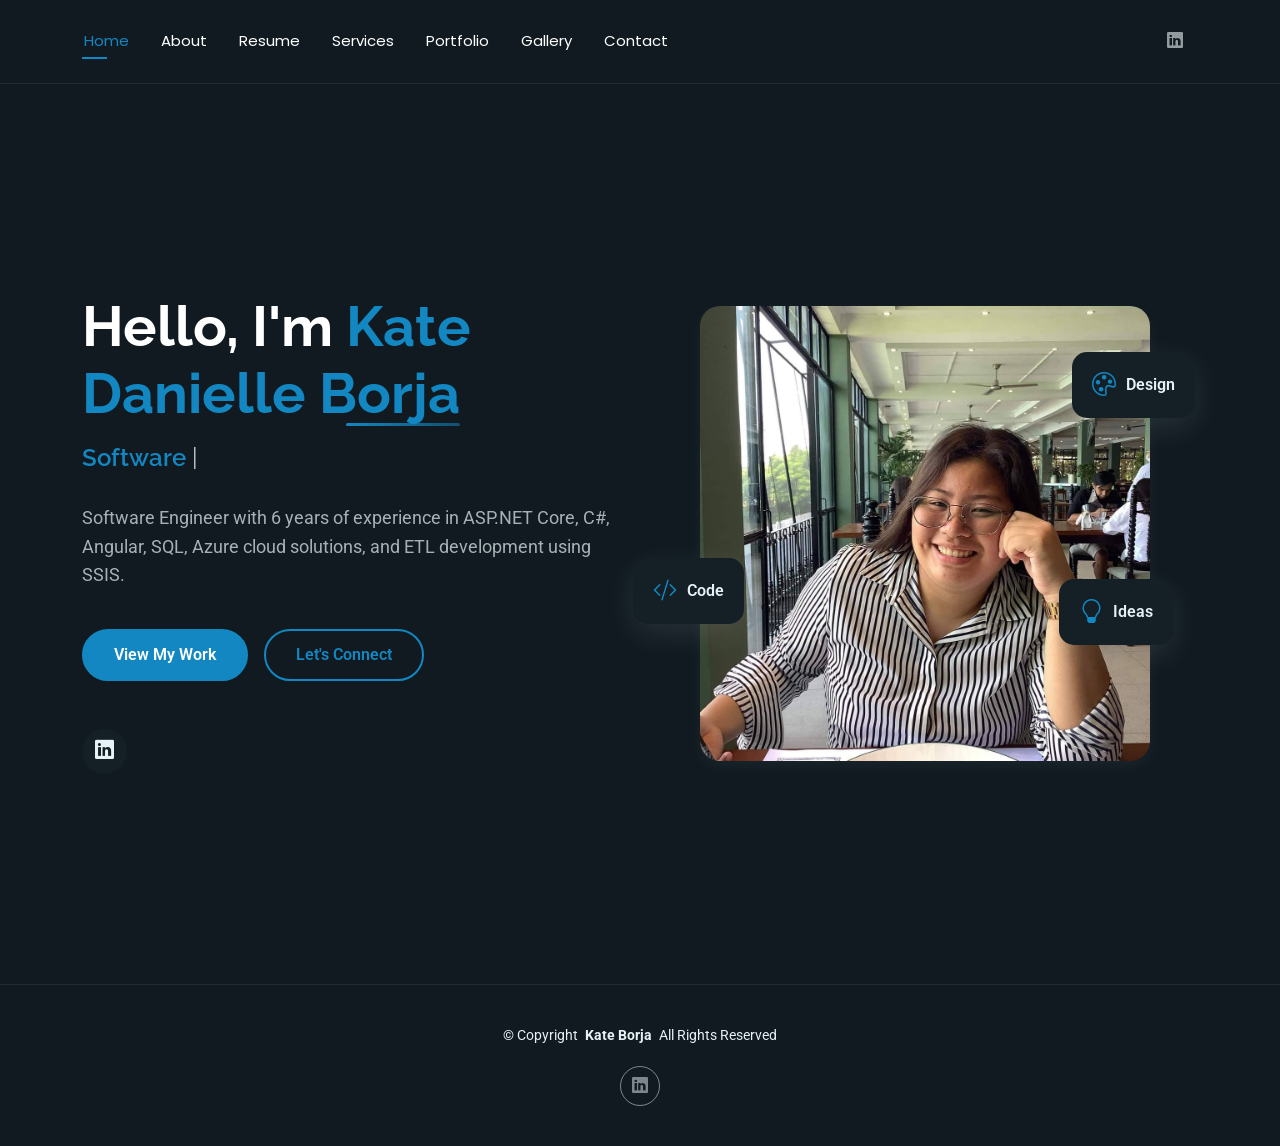
<file: index.html>
<!DOCTYPE html>
<html lang="en">

<head>
  <meta charset="utf-8">
  <meta content="width=device-width, initial-scale=1.0" name="viewport">
  <title>Index - kd's</title>
  <meta name="description" content="">
  <meta name="keywords" content="">

  <!-- Favicons -->
  <link href="assets/img/favicon.png" rel="icon">
  <link href="assets/img/apple-touch-icon.png" rel="apple-touch-icon">

  <!-- Fonts -->
  <link href="https://fonts.googleapis.com" rel="preconnect">
  <link href="https://fonts.gstatic.com" rel="preconnect" crossorigin>
  <link href="https://fonts.googleapis.com/css2?family=Roboto:ital,wght@0,100;0,300;0,400;0,500;0,700;0,900;1,100;1,300;1,400;1,500;1,700;1,900&family=Poppins:ital,wght@0,100;0,200;0,300;0,400;0,500;0,600;0,700;0,800;0,900;1,100;1,200;1,300;1,400;1,500;1,600;1,700;1,800;1,900&family=Raleway:ital,wght@0,100;0,200;0,300;0,400;0,500;0,600;0,700;0,800;0,900;1,100;1,200;1,300;1,400;1,500;1,600;1,700;1,800;1,900&display=swap" rel="stylesheet">

  <!-- Vendor CSS Files -->
  <link href="assets/vendor/bootstrap/css/bootstrap.min.css" rel="stylesheet">
  <link href="assets/vendor/bootstrap-icons/bootstrap-icons.css" rel="stylesheet">
  <link href="assets/vendor/aos/aos.css" rel="stylesheet">
  <link href="assets/vendor/swiper/swiper-bundle.min.css" rel="stylesheet">
  <link href="assets/vendor/glightbox/css/glightbox.min.css" rel="stylesheet">

  <!-- Main CSS File -->
  <link href="assets/css/main.css" rel="stylesheet">

  <!-- =======================================================
  * Template Name: FolioOne
  * Template URL: https://bootstrapmade.com/folioone-bootstrap-portfolio-website-template/
  * Updated: Aug 23 2025 with Bootstrap v5.3.7
  * Author: BootstrapMade.com
  * License: https://bootstrapmade.com/license/
  ======================================================== -->
</head>

<body class="index-page">

  <header id="header" class="header d-flex align-items-center light-background sticky-top">
    <div class="container position-relative d-flex align-items-center justify-content-between">

      <!-- <a href="index.html" class="logo d-flex align-items-center me-auto me-xl-0">
      <img src="assets/img/logo.webp" alt="">
      <h1 class="sitename">FolioOne</h1> 
    </a> -->

      <nav id="navmenu" class="navmenu">
        <ul>
          <li><a href="index.html" class="active">Home</a></li>
          <li><a href="about.html">About</a></li>
          <li><a href="resume.html">Resume</a></li>
          <li><a href="services.html">Services</a></li>
          <li><a href="portfolio.html">Portfolio</a></li>
          <li><a href="gallery.html">Gallery</a></li>
          <li><a href="contact.html">Contact</a></li>
        </ul>
        <i class="mobile-nav-toggle d-xl-none bi bi-list"></i>
      </nav>

      <div class="header-social-links">
        <a href="https://www.linkedin.com/in/kate-danielle-borja-12501a1b2" class="linkedin"><i class="bi bi-linkedin"></i></a>
      </div>

    </div>
  </header>

  <main class="main">

    <!-- Hero Section -->
    <section id="hero" class="hero section">

      <div class="container" data-aos="fade-up" data-aos-delay="100">

        <div class="row gy-4 align-items-center">
          <div class="col-lg-6 order-2 order-lg-1">
            <div class="hero-content">
              <h1 data-aos="fade-up" data-aos-delay="200">Hello, I'm <span class="highlight">Kate Danielle Borja</span></h1>
              <h2 data-aos="fade-up" data-aos-delay="300"> <span class="typed" data-typed-items="Software Engineer, Software Developer, .NET Developer, ETL Developer"></span></h2>
              <p data-aos="fade-up" data-aos-delay="400">Software Engineer with 6 years of experience in ASP.NET Core, C#, Angular, SQL, Azure cloud 
                                                            solutions, and ETL development using SSIS. </p>
              <div class="hero-actions" data-aos="fade-up" data-aos-delay="500">
                <a href="portfolio.html" class="btn btn-primary">View My Work</a>
                <a href="contact.html" class="btn btn-outline">Let's Connect</a>
              </div>
              <div class="social-links" data-aos="fade-up" data-aos-delay="600">
                <a href="https://www.linkedin.com/in/kate-danielle-borja-12501a1b2"><i class="bi bi-linkedin"></i></a>
              </div>
            </div>
          </div>
          <div class="col-lg-6 order-1 order-lg-2">
            <div class="hero-image" data-aos="zoom-in" data-aos-delay="300">
              <div class="image-wrapper">
                <img src="assets/img/profile/me.jpg" alt="Sarah Mitchell" class="img-fluid">
                <div class="floating-elements">
                  <div class="floating-card design" data-aos="fade-left" data-aos-delay="700">
                    <i class="bi bi-palette"></i>
                    <span>Design</span>
                  </div>
                  <div class="floating-card code" data-aos="fade-right" data-aos-delay="800">
                    <i class="bi bi-code-slash"></i>
                    <span>Code</span>
                  </div>
                  <div class="floating-card creativity" data-aos="fade-up" data-aos-delay="900">
                    <i class="bi bi-lightbulb"></i>
                    <span>Ideas</span>
                  </div>
                </div>
              </div>
            </div>
          </div>
        </div>

      </div>

    </section><!-- /Hero Section -->

  </main>

  <footer id="footer" class="footer">

    <div class="container">
      <div class="copyright text-center ">
        <p>© <span>Copyright</span> <strong class="px-1 sitename">Kate Borja</strong> <span>All Rights Reserved<br></span></p>
      </div>
      <div class="social-links d-flex justify-content-center">
        <a href=""><i class="bi bi-linkedin"></i></a>
      </div>
      
    </div>

  </footer>

  <!-- Scroll Top -->
  <a href="#" id="scroll-top" class="scroll-top d-flex align-items-center justify-content-center"><i class="bi bi-arrow-up-short"></i></a>

  <!-- Preloader -->
  <div id="preloader"></div>

  <!-- Vendor JS Files -->
  <script src="assets/vendor/bootstrap/js/bootstrap.bundle.min.js"></script>
  <script src="assets/vendor/php-email-form/validate.js"></script>
  <script src="assets/vendor/aos/aos.js"></script>
  <script src="assets/vendor/typed.js/typed.umd.js"></script>
  <script src="assets/vendor/waypoints/noframework.waypoints.js"></script>
  <script src="assets/vendor/purecounter/purecounter_vanilla.js"></script>
  <script src="assets/vendor/swiper/swiper-bundle.min.js"></script>
  <script src="assets/vendor/imagesloaded/imagesloaded.pkgd.min.js"></script>
  <script src="assets/vendor/isotope-layout/isotope.pkgd.min.js"></script>
  <script src="assets/vendor/glightbox/js/glightbox.min.js"></script>

  <!-- Main JS File -->
  <script src="assets/js/main.js"></script>

</body>

</html>
</file>
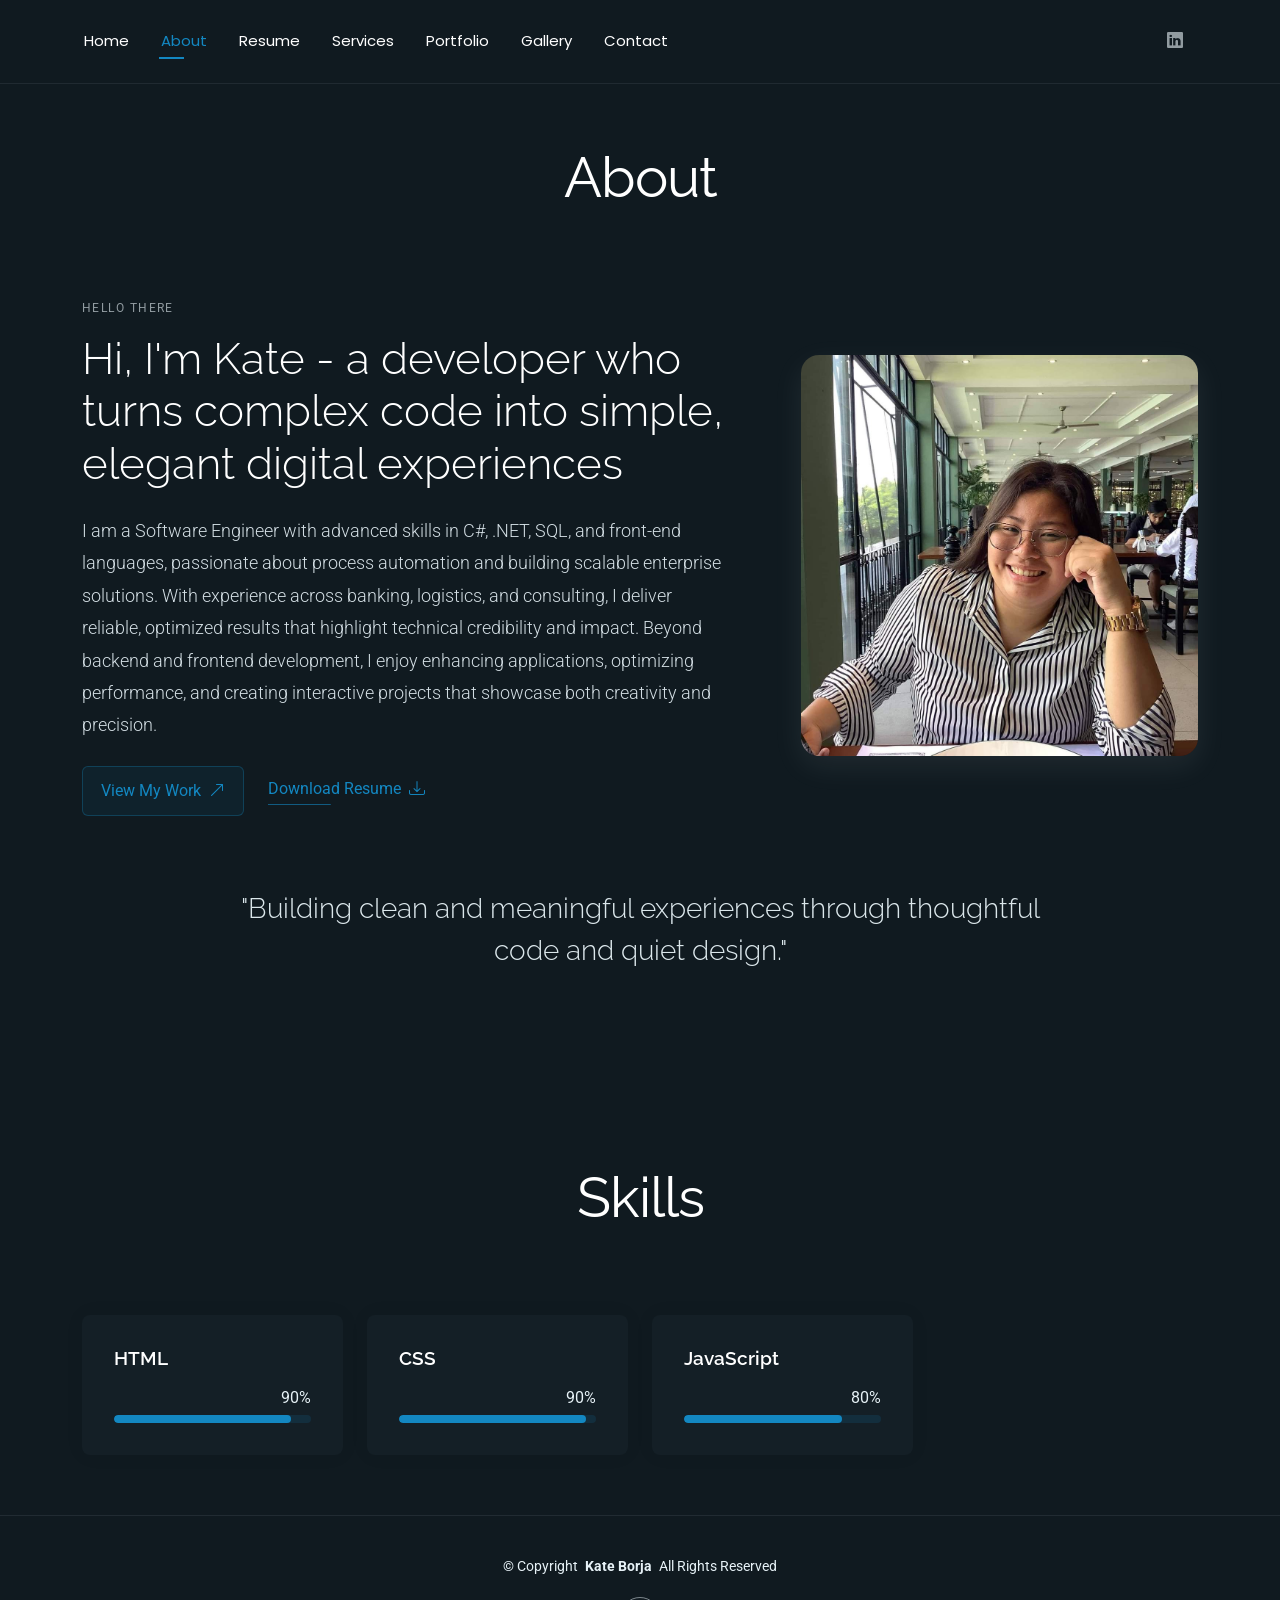
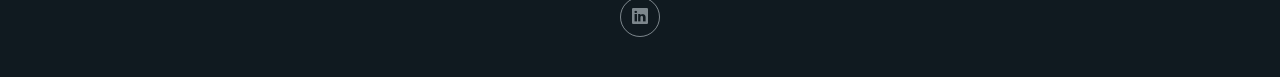
<file: about.html>
<!DOCTYPE html>
<html lang="en">

<head>
  <meta charset="utf-8">
  <meta content="width=device-width, initial-scale=1.0" name="viewport">
  <title>About - kd's</title>
  <meta name="description" content="">
  <meta name="keywords" content="">

  <!-- Favicons -->
  <link href="assets/img/favicon.png" rel="icon">
  <link href="assets/img/apple-touch-icon.png" rel="apple-touch-icon">

  <!-- Fonts -->
  <link href="https://fonts.googleapis.com" rel="preconnect">
  <link href="https://fonts.gstatic.com" rel="preconnect" crossorigin>
  <link href="https://fonts.googleapis.com/css2?family=Roboto:ital,wght@0,100;0,300;0,400;0,500;0,700;0,900;1,100;1,300;1,400;1,500;1,700;1,900&family=Poppins:ital,wght@0,100;0,200;0,300;0,400;0,500;0,600;0,700;0,800;0,900;1,100;1,200;1,300;1,400;1,500;1,600;1,700;1,800;1,900&family=Raleway:ital,wght@0,100;0,200;0,300;0,400;0,500;0,600;0,700;0,800;0,900;1,100;1,200;1,300;1,400;1,500;1,600;1,700;1,800;1,900&display=swap" rel="stylesheet">

  <!-- Vendor CSS Files -->
  <link href="assets/vendor/bootstrap/css/bootstrap.min.css" rel="stylesheet">
  <link href="assets/vendor/bootstrap-icons/bootstrap-icons.css" rel="stylesheet">
  <link href="assets/vendor/aos/aos.css" rel="stylesheet">
  <link href="assets/vendor/swiper/swiper-bundle.min.css" rel="stylesheet">
  <link href="assets/vendor/glightbox/css/glightbox.min.css" rel="stylesheet">

  <!-- Main CSS File -->
  <link href="assets/css/main.css" rel="stylesheet">

  <!-- =======================================================
  * Template Name: FolioOne
  * Template URL: https://bootstrapmade.com/folioone-bootstrap-portfolio-website-template/
  * Updated: Aug 23 2025 with Bootstrap v5.3.7
  * Author: BootstrapMade.com
  * License: https://bootstrapmade.com/license/
  ======================================================== -->
</head>

<body class="about-page">

  <header id="header" class="header d-flex align-items-center light-background sticky-top">
    <div class="container position-relative d-flex align-items-center justify-content-between">



      <nav id="navmenu" class="navmenu">
        <ul>
          <li><a href="index.html">Home</a></li>
          <li><a href="about.html" class="active">About</a></li>
          <li><a href="resume.html">Resume</a></li>
          <li><a href="services.html">Services</a></li>
          <li><a href="portfolio.html">Portfolio</a></li>
          <li><a href="gallery.html">Gallery</a></li>
          <li><a href="contact.html">Contact</a></li>
        </ul>
        <i class="mobile-nav-toggle d-xl-none bi bi-list"></i>
      </nav>

      <div class="header-social-links">
        <a href="https://www.linkedin.com/in/kate-danielle-borja-12501a1b2" class="linkedin"><i class="bi bi-linkedin"></i></a>
      </div>

    </div>
  </header>

  <main class="main">

    <!-- About Section -->
    <section id="about" class="about section">

      <!-- Section Title -->
      <div class="container section-title" data-aos="fade-up">
        <h2>About</h2>
       </div><!-- End Section Title -->

      <div class="container" data-aos="fade-up" data-aos-delay="100">

        <!-- Intro + Photo -->
        <div class="row align-items-center justify-content-between gy-5 mb-5">
          <div class="col-lg-7" data-aos="fade-right" data-aos-delay="150">
            <div class="intro-content">
              <span class="eyebrow">Hello there</span>
              <h2 class="headline">Hi, I'm Kate - a developer who turns complex code into simple, elegant digital experiences</h2>
              <p class="lead">
                I am a Software Engineer with advanced skills in C#, .NET, SQL, and front-end languages, passionate about process automation and building scalable enterprise solutions. With experience across banking, logistics, and consulting, I deliver reliable, optimized results that highlight technical credibility and impact. Beyond backend and frontend development, I enjoy enhancing applications, optimizing performance, and creating interactive projects that showcase both creativity and precision.
              </p>
              <!-- <p>
                Integer posuere lacus in mi fringilla, eget luctus risus pulvinar. Curabitur a arcu a nisl tempus sagittis. Aenean varius, tortor sed porttitor dictum, augue eros viverra lectus, at efficitur magna lacus in risus.
              </p> -->

              <div class="cta-group">
                <a href="#portfolio" class="btn-ghost">
                  View My Work <i class="bi bi-arrow-up-right"></i>
                </a>
                <a href="assets/docs/resume.pdf" class="link-underline">
                  Download Resume <i class="bi bi-download"></i>
                </a>
              </div>
            </div>
          </div>

          <div class="col-lg-5" data-aos="zoom-in" data-aos-delay="250">
            <figure class="profile-figure text-center text-lg-end">
              <img src="assets/img/profile/me.jpg" alt="Portrait of Alex" class="img-fluid profile-photo">
            </figure>
          </div>
        </div>
        <!-- End Intro + Photo -->

        <!-- Skills Grid -->
        <!-- <div class="mb-5">
          <div class="row g-4">
            <div class="col-6 col-md-4 col-lg-3" data-aos="fade-up" data-aos-delay="120">
              <div class="skill-item">
                <i class="bi bi-layout-text-window"></i>
                <h3>UI/UX</h3>
                <p>Vivamus sagittis lacus molestie placerat.</p>
              </div>
            </div>
            <div class="col-6 col-md-4 col-lg-3" data-aos="fade-up" data-aos-delay="180">
              <div class="skill-item">
                <i class="bi bi-code-slash"></i>
                <h3>React.js</h3>
                <p>Maecenas pharetra magna sit amet risus.</p>
              </div>
            </div>
            <div class="col-6 col-md-4 col-lg-3" data-aos="fade-up" data-aos-delay="240">
              <div class="skill-item">
                <i class="bi bi-phone"></i>
                <h3>Mobile-first</h3>
                <p>Donec id elit non mi porta gravida.</p>
              </div>
            </div>
            <div class="col-6 col-md-4 col-lg-3" data-aos="fade-up" data-aos-delay="300">
              <div class="skill-item">
                <i class="bi bi-camera"></i>
                <h3>Photography</h3>
                <p>Aliquam euismod nunc at augue cursus.</p>
              </div>
            </div>
          </div>
        </div> -->
        <!-- End Skills Grid -->

        <!-- Journey Timeline -->
        <!-- <div class="mb-5">
          <div class="row g-4">
            <div class="col-md-6 col-lg-3" data-aos="fade-up" data-aos-delay="120">
              <article class="timeline-item">
                <span class="dot"></span>
                <time>2018</time>
                <h4>B.A. in Design</h4>
                <p>Quisque euismod turpis ut sapien luctus bibendum.</p>
              </article>
            </div>
            <div class="col-md-6 col-lg-3" data-aos="fade-up" data-aos-delay="180">
              <article class="timeline-item">
                <span class="dot"></span>
                <time>2020</time>
                <h4>Freelance Start</h4>
                <p>Mauris non arcu non urna convallis vulputate.</p>
              </article>
            </div>
            <div class="col-md-6 col-lg-3" data-aos="fade-up" data-aos-delay="240">
              <article class="timeline-item">
                <span class="dot"></span>
                <time>2022</time>
                <h4>Joined Creative Studio</h4>
                <p>Nunc sed nibh et libero fermentum posuere.</p>
              </article>
            </div>
            <div class="col-md-6 col-lg-3" data-aos="fade-up" data-aos-delay="300">
              <article class="timeline-item">
                <span class="dot"></span>
                <time>2024</time>
                <h4>Lead Frontend</h4>
                <p>Proin commodo massa sit amet urna pretium.</p>
              </article>
            </div>
          </div>
        </div> -->
        <!-- End Journey Timeline -->

        <!-- Quote -->
        <blockquote class="personal-quote text-center mb-5" data-aos="fade-down" data-aos-delay="200">
          <p>"Building clean and meaningful experiences through thoughtful code and quiet design."</p>
        </blockquote>
        <!-- End Quote -->

        <!-- Fun Facts -->
        <!-- <div class="row g-3 justify-content-center">
          <div class="col-6 col-md-3 col-lg-2" data-aos="zoom-in" data-aos-delay="120">
            <div class="fact-pill">
              <i class="bi bi-magic"></i>
              <span>Minimalism</span>
            </div>
          </div>
          <div class="col-6 col-md-3 col-lg-2" data-aos="zoom-in" data-aos-delay="160">
            <div class="fact-pill">
              <i class="bi bi-headphones"></i>
              <span>Lo-fi Beats</span>
            </div>
          </div>
          <div class="col-6 col-md-3 col-lg-2" data-aos="zoom-in" data-aos-delay="200">
            <div class="fact-pill">
              <i class="bi bi-geo-alt"></i>
              <span>City Walks</span>
            </div>
          </div>
          <div class="col-6 col-md-3 col-lg-2" data-aos="zoom-in" data-aos-delay="240">
            <div class="fact-pill">
              <i class="bi bi-brush"></i>
              <span>Sketching</span>
            </div>
          </div>
        </div> -->
        <!-- End Fun Facts -->

      </div>

    </section><!-- /About Section -->

    <!-- Skills Section -->
    <section id="skills" class="skills section">

      <!-- Section Title -->
      <div class="container section-title" data-aos="fade-up">
        <h2>Skills</h2>
        <p></p>
      </div><!-- End Section Title -->

      <div class="container" data-aos="fade-up" data-aos-delay="100">

        <div class="row g-4 skills-animation">

          <div class="col-md-6 col-lg-3" data-aos="fade-up" data-aos-delay="100">
            <div class="skill-box">
              <h3>HTML</h3>
              <p></p>
              <span class="text-end d-block">90%</span>
              <div class="progress">
                <div class="progress-bar" role="progressbar" aria-valuenow="90" aria-valuemin="0" aria-valuemax="100"></div>
              </div>
            </div>
          </div>

          <div class="col-md-6 col-lg-3" data-aos="fade-up" data-aos-delay="200">
            <div class="skill-box">
              <h3>CSS</h3>
              <p></p>
              <span class="text-end d-block">90%</span>
              <div class="progress">
                <div class="progress-bar" role="progressbar" aria-valuenow="95" aria-valuemin="0" aria-valuemax="100"></div>
              </div>
            </div>
          </div>

          <div class="col-md-6 col-lg-3" data-aos="fade-up" data-aos-delay="300">
            <div class="skill-box">
              <h3>JavaScript</h3>
              <p></p>
              <span class="text-end d-block">80%</span>
              <div class="progress">
                <div class="progress-bar" role="progressbar" aria-valuenow="80" aria-valuemin="0" aria-valuemax="100"></div>
              </div>
            </div>
          </div>


        </div>

      </div>

    </section><!-- /Skills Section -->


  </main>

  <footer id="footer" class="footer">

    <div class="container">
      <div class="copyright text-center ">
        <p>© <span>Copyright</span> <strong class="px-1 sitename">Kate Borja</strong> <span>All Rights Reserved<br></span></p>
      </div>
      <div class="social-links d-flex justify-content-center">
        <a href="https://www.linkedin.com/in/kate-danielle-borja-12501a1b2"><i class="bi bi-linkedin"></i></a>
      </div>
    </div>

  </footer>

  <!-- Scroll Top -->
  <a href="#" id="scroll-top" class="scroll-top d-flex align-items-center justify-content-center"><i class="bi bi-arrow-up-short"></i></a>

  <!-- Preloader -->
  <div id="preloader"></div>

  <!-- Vendor JS Files -->
  <script src="assets/vendor/bootstrap/js/bootstrap.bundle.min.js"></script>
  <script src="assets/vendor/php-email-form/validate.js"></script>
  <script src="assets/vendor/aos/aos.js"></script>
  <script src="assets/vendor/typed.js/typed.umd.js"></script>
  <script src="assets/vendor/waypoints/noframework.waypoints.js"></script>
  <script src="assets/vendor/purecounter/purecounter_vanilla.js"></script>
  <script src="assets/vendor/swiper/swiper-bundle.min.js"></script>
  <script src="assets/vendor/imagesloaded/imagesloaded.pkgd.min.js"></script>
  <script src="assets/vendor/isotope-layout/isotope.pkgd.min.js"></script>
  <script src="assets/vendor/glightbox/js/glightbox.min.js"></script>

  <!-- Main JS File -->
  <script src="assets/js/main.js"></script>

</body>

</html>
</file>
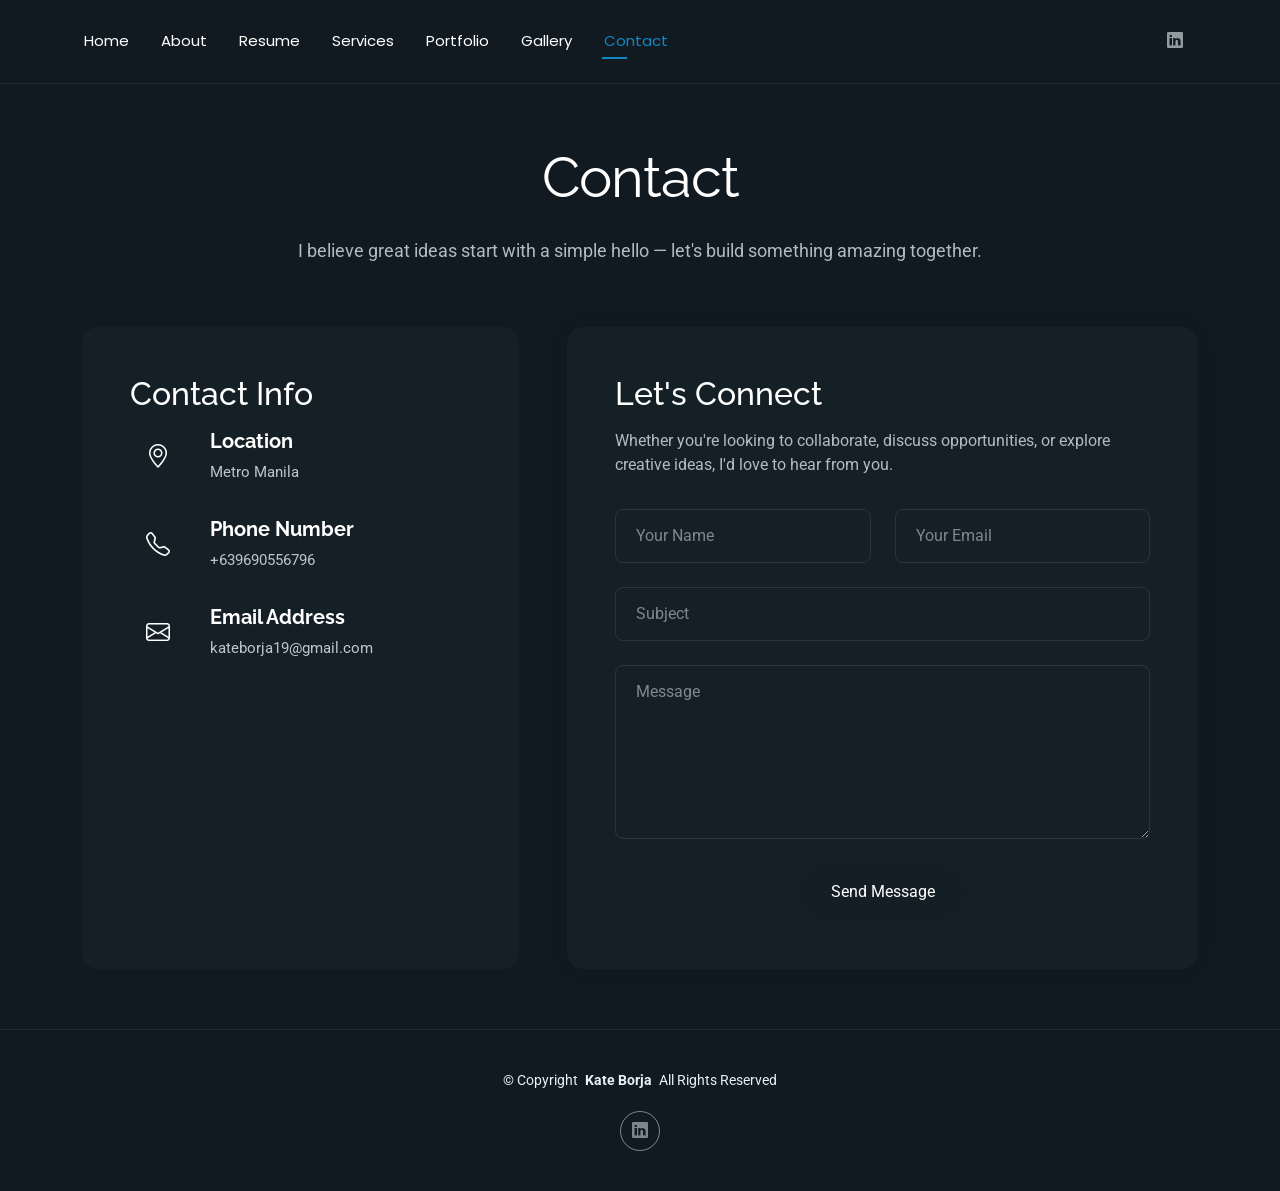
<file: contact.html>
<!DOCTYPE html>
<html lang="en">

<head>
  <meta charset="utf-8">
  <meta content="width=device-width, initial-scale=1.0" name="viewport">
  <title>Contact - kd's</title>
  <meta name="description" content="">
  <meta name="keywords" content="">

  <!-- Favicons -->
  <link href="assets/img/favicon.png" rel="icon">
  <link href="assets/img/apple-touch-icon.png" rel="apple-touch-icon">

  <!-- Fonts -->
  <link href="https://fonts.googleapis.com" rel="preconnect">
  <link href="https://fonts.gstatic.com" rel="preconnect" crossorigin>
  <link href="https://fonts.googleapis.com/css2?family=Roboto:ital,wght@0,100;0,300;0,400;0,500;0,700;0,900;1,100;1,300;1,400;1,500;1,700;1,900&family=Poppins:ital,wght@0,100;0,200;0,300;0,400;0,500;0,600;0,700;0,800;0,900;1,100;1,200;1,300;1,400;1,500;1,600;1,700;1,800;1,900&family=Raleway:ital,wght@0,100;0,200;0,300;0,400;0,500;0,600;0,700;0,800;0,900;1,100;1,200;1,300;1,400;1,500;1,600;1,700;1,800;1,900&display=swap" rel="stylesheet">

  <!-- Vendor CSS Files -->
  <link href="assets/vendor/bootstrap/css/bootstrap.min.css" rel="stylesheet">
  <link href="assets/vendor/bootstrap-icons/bootstrap-icons.css" rel="stylesheet">
  <link href="assets/vendor/aos/aos.css" rel="stylesheet">
  <link href="assets/vendor/swiper/swiper-bundle.min.css" rel="stylesheet">
  <link href="assets/vendor/glightbox/css/glightbox.min.css" rel="stylesheet">

  <!-- Main CSS File -->
  <link href="assets/css/main.css" rel="stylesheet">

  <!-- =======================================================
  * Template Name: FolioOne
  * Template URL: https://bootstrapmade.com/folioone-bootstrap-portfolio-website-template/
  * Updated: Aug 23 2025 with Bootstrap v5.3.7
  * Author: BootstrapMade.com
  * License: https://bootstrapmade.com/license/
  ======================================================== -->
</head>

<body class="contact-page">

  <header id="header" class="header d-flex align-items-center light-background sticky-top">
    <div class="container position-relative d-flex align-items-center justify-content-between">


      <nav id="navmenu" class="navmenu">
        <ul>
          <li><a href="index.html">Home</a></li>
          <li><a href="about.html">About</a></li>
          <li><a href="resume.html">Resume</a></li>
          <li><a href="services.html">Services</a></li>
          <li><a href="portfolio.html">Portfolio</a></li>
          <li><a href="gallery.html">Gallery</a></li>
          <li><a href="contact.html" class="active">Contact</a></li>
        </ul>
        <i class="mobile-nav-toggle d-xl-none bi bi-list"></i>
      </nav>

      <div class="header-social-links">
        <a href="https://www.linkedin.com/in/kate-danielle-borja-12501a1b2" class="linkedin"><i class="bi bi-linkedin"></i></a>
      </div>

    </div>
  </header>

  <main class="main">

    <!-- Contact Section -->
    <section id="contact" class="contact section">

      <!-- Section Title -->
      <div class="container section-title" data-aos="fade-up">
        <h2>Contact</h2>
        <p>I believe great ideas start with a simple hello — let's build something amazing together.</p>
      </div><!-- End Section Title -->

      <div class="container" data-aos="fade-up" data-aos-delay="100">

        <div class="row g-4 g-lg-5">
          <div class="col-lg-5">
            <div class="info-box" data-aos="fade-up" data-aos-delay="200">
              <h3>Contact Info</h3>
              <!-- <p>Let's connect! Whether you're looking to collaborate, discuss opportunities, or explore creative ideas, I'd love to hear from you.</p> -->

              <div class="info-item" data-aos="fade-up" data-aos-delay="300">
                <div class="icon-box">
                  <i class="bi bi-geo-alt"></i>
                </div>
                <div class="content">
                  <h4>Location</h4>
                  <p>Metro Manila</p>
                  <!-- <p></p> -->
                </div>
              </div>

              <div class="info-item" data-aos="fade-up" data-aos-delay="400">
                <div class="icon-box">
                  <i class="bi bi-telephone"></i>
                </div>
                <div class="content">
                  <h4>Phone Number</h4>
                  <p>+639690556796</p>
                  
                </div>
              </div>

              <div class="info-item" data-aos="fade-up" data-aos-delay="500">
                <div class="icon-box">
                  <i class="bi bi-envelope"></i>
                </div>
                <div class="content">
                  <h4>Email Address</h4>
                  <p>kateborja19@gmail.com</p>
                </div>
              </div>
            </div>
          </div>

          <div class="col-lg-7">
            <div class="contact-form" data-aos="fade-up" data-aos-delay="300">
              <h3>Let's Connect</h3>
              <p>Whether you're looking to collaborate, discuss opportunities, or explore creative ideas, I'd love to hear from you.</p>

              <form action="forms/contact.php" method="post" class="php-email-form" data-aos="fade-up" data-aos-delay="200">
                <div class="row gy-4">

                  <div class="col-md-6">
                    <input type="text" name="name" class="form-control" placeholder="Your Name" required="">
                  </div>

                  <div class="col-md-6 ">
                    <input type="email" class="form-control" name="email" placeholder="Your Email" required="">
                  </div>

                  <div class="col-12">
                    <input type="text" class="form-control" name="subject" placeholder="Subject" required="">
                  </div>

                  <div class="col-12">
                    <textarea class="form-control" name="message" rows="6" placeholder="Message" required=""></textarea>
                  </div>

                  <div class="col-12 text-center">
                    <div class="loading">Loading</div>
                    <div class="error-message"></div>
                    <div class="sent-message">Your message has been sent. Thank you!</div>

                    <button type="submit" class="btn">Send Message</button>
                  </div>

                </div>
              </form>

            </div>
          </div>

        </div>

      </div>

    </section><!-- /Contact Section -->

  </main>

  <footer id="footer" class="footer">

    <div class="container">
      <div class="copyright text-center ">
        <p>© <span>Copyright</span> <strong class="px-1 sitename">Kate Borja</strong> <span>All Rights Reserved<br></span></p>
      </div>
      <div class="social-links d-flex justify-content-center">
        <a href="https://www.linkedin.com/in/kate-danielle-borja-12501a1b2"><i class="bi bi-linkedin"></i></a>
      </div>
    </div>

  </footer>

  <!-- Scroll Top -->
  <a href="#" id="scroll-top" class="scroll-top d-flex align-items-center justify-content-center"><i class="bi bi-arrow-up-short"></i></a>

  <!-- Preloader -->
  <div id="preloader"></div>

  <!-- Vendor JS Files -->
  <script src="assets/vendor/bootstrap/js/bootstrap.bundle.min.js"></script>
  <script src="assets/vendor/php-email-form/validate.js"></script>
  <script src="assets/vendor/aos/aos.js"></script>
  <script src="assets/vendor/typed.js/typed.umd.js"></script>
  <script src="assets/vendor/waypoints/noframework.waypoints.js"></script>
  <script src="assets/vendor/purecounter/purecounter_vanilla.js"></script>
  <script src="assets/vendor/swiper/swiper-bundle.min.js"></script>
  <script src="assets/vendor/imagesloaded/imagesloaded.pkgd.min.js"></script>
  <script src="assets/vendor/isotope-layout/isotope.pkgd.min.js"></script>
  <script src="assets/vendor/glightbox/js/glightbox.min.js"></script>

  <!-- Main JS File -->
  <script src="assets/js/main.js"></script>

</body>

</html>
</file>
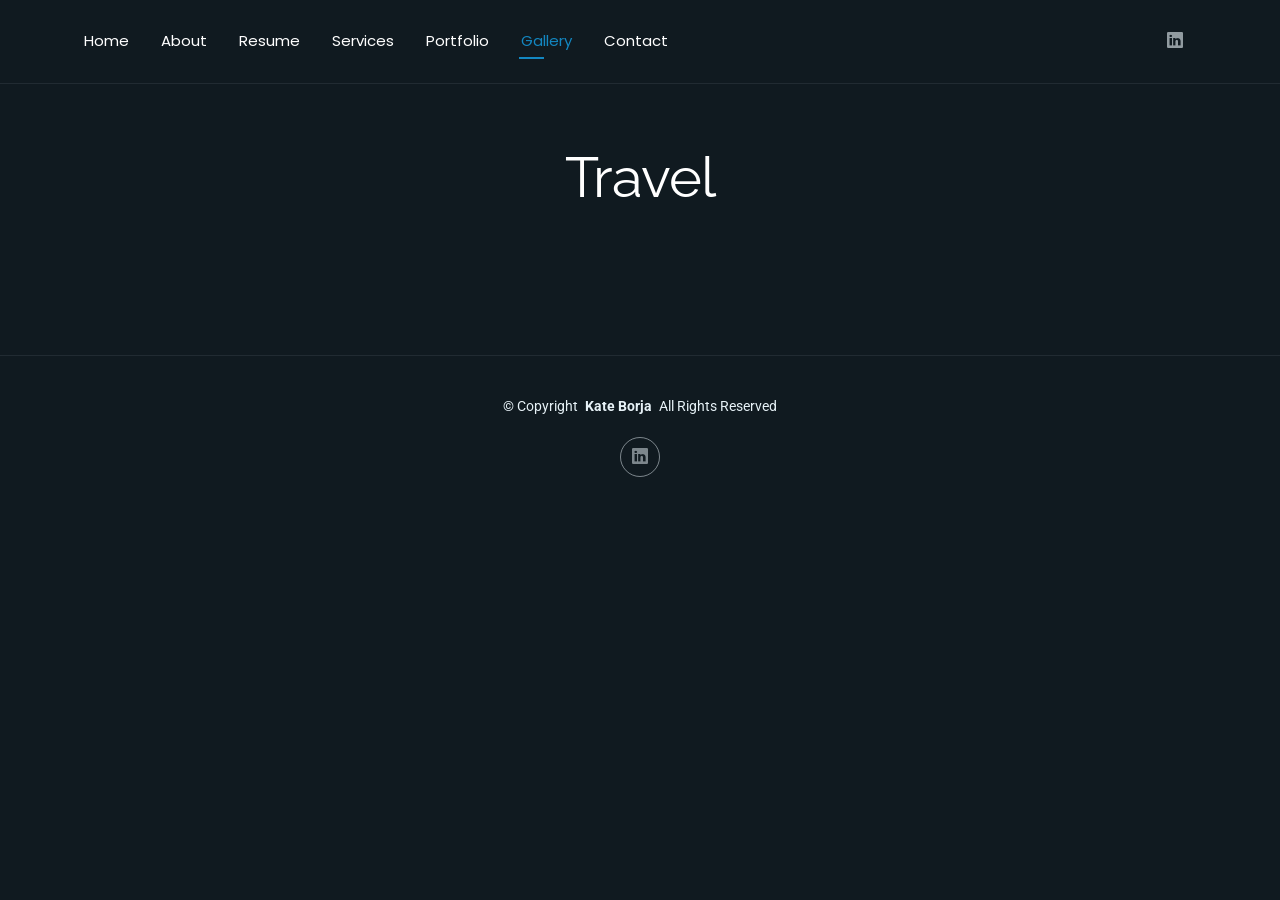
<file: gallery.html>
<!DOCTYPE html>
<html lang="en">

<head>
  <meta charset="utf-8">
  <meta content="width=device-width, initial-scale=1.0" name="viewport">
  <title>Gallery - kd's</title>
  <meta name="description" content="">
  <meta name="keywords" content="">

  <!-- Favicons -->
  <link href="assets/img/favicon.png" rel="icon">
  <link href="assets/img/apple-touch-icon.png" rel="apple-touch-icon">

  <!-- Fonts -->
  <link href="https://fonts.googleapis.com" rel="preconnect">
  <link href="https://fonts.gstatic.com" rel="preconnect" crossorigin>
  <link href="https://fonts.googleapis.com/css2?family=Roboto:ital,wght@0,100;0,300;0,400;0,500;0,700;0,900;1,100;1,300;1,400;1,500;1,700;1,900&family=Poppins:ital,wght@0,100;0,200;0,300;0,400;0,500;0,600;0,700;0,800;0,900;1,100;1,200;1,300;1,400;1,500;1,600;1,700;1,800;1,900&family=Raleway:ital,wght@0,100;0,200;0,300;0,400;0,500;0,600;0,700;0,800;0,900;1,100;1,200;1,300;1,400;1,500;1,600;1,700;1,800;1,900&display=swap" rel="stylesheet">

  <!-- Vendor CSS Files -->
  <link href="assets/vendor/bootstrap/css/bootstrap.min.css" rel="stylesheet">
  <link href="assets/vendor/bootstrap-icons/bootstrap-icons.css" rel="stylesheet">
  <link href="assets/vendor/aos/aos.css" rel="stylesheet">
  <link href="assets/vendor/swiper/swiper-bundle.min.css" rel="stylesheet">
  <link href="assets/vendor/glightbox/css/glightbox.min.css" rel="stylesheet">

  <!-- Main CSS File -->
  <link href="assets/css/main.css" rel="stylesheet">

  <!-- =======================================================
  * Template Name: FolioOne
  * Template URL: https://bootstrapmade.com/folioone-bootstrap-portfolio-website-template/
  * Updated: Aug 23 2025 with Bootstrap v5.3.7
  * Author: BootstrapMade.com
  * License: https://bootstrapmade.com/license/
  ======================================================== -->
</head>

<body class="gallery-page">

  <header id="header" class="header d-flex align-items-center light-background sticky-top">
    <div class="container position-relative d-flex align-items-center justify-content-between">

      <!-- <a href="index.html" class="logo d-flex align-items-center me-auto me-xl-0">
      <img src="assets/img/logo.webp" alt="">
      <h1 class="sitename">FolioOne</h1> 
    </a> -->

      <nav id="navmenu" class="navmenu">
        <ul>
          <li><a href="index.html">Home</a></li>
          <li><a href="about.html" >About</a></li>
          <li><a href="resume.html">Resume</a></li>
          <li><a href="services.html">Services</a></li>
          <li><a href="portfolio.html">Portfolio</a></li>
         <li><a href="gallery.html" class="active">Gallery</a></li>
          <li><a href="contact.html">Contact</a></li>
        </ul>
        <i class="mobile-nav-toggle d-xl-none bi bi-list"></i>
      </nav>

      <div class="header-social-links">
        <a href="https://www.linkedin.com/in/kate-danielle-borja-12501a1b2" class="linkedin"><i class="bi bi-linkedin"></i></a>
      </div>

    </div>
  </header>

  <main class="main">

   

    <!-- Travel Section -->
    <section id="travels" class="travels section">

      <!-- Section Title -->
      <div class="container section-title" data-aos="fade-up">
        <h2>Travel</h2>
        <p></p>
      </div><!-- End Section Title -->

      <div class="container" data-aos="fade-up" data-aos-delay="100">

        <div class="swiper init-swiper">
          <script type="application/json" class="swiper-config">
            {
              "loop": true,
              "speed": 600,
              "autoplay": {
                "delay": 5000
              },
              "slidesPerView": "auto",
              "pagination": {
                "el": ".swiper-pagination",
                "type": "bullets",
                "clickable": true
              }
            }
          </script>
          <div class="swiper-wrapper">

            <!-- <div class="swiper-slide">
              <div class="travel-item">
                <div class="row gy-4 justify-content-center">
                  <div class="col-lg-6">
                    <div class="travel-content">
                      <p>
                        <i class="bi bi-quote quote-icon-left"></i>
                        <span></span>
                        <i class="bi bi-quote quote-icon-right"></i>
                      </p>
                      <h3></h3>
                      <h4></h4>
                      <div class="stars">
                        <i class="bi bi-star-fill"></i><i class="bi bi-star-fill"></i><i class="bi bi-star-fill"></i><i class="bi bi-star-fill"></i><i class="bi bi-star-fill"></i>
                      </div>
                    </div>
                  </div>
                  <div class="col-lg-2 text-center">
                    <img src="assets/img/person/castle1.HEIC" class="img-fluid travel-img" alt="">
                  </div>
                </div>
              </div>
            </div>
             End travel item -->

            <!-- <div class="swiper-slide">
              <div class="travel-item">
                <div class="row gy-4 justify-content-center">
                  <div class="col-lg-6">
                    <div class="travel-content">
                      <p>
                        <i class="bi bi-quote quote-icon-left"></i>
                        <span></span>
                        <i class="bi bi-quote quote-icon-right"></i>
                      </p>
                      <h3></h3>
                      <h4></h4>
                      <div class="stars">
                        <i class="bi bi-star-fill"></i><i class="bi bi-star-fill"></i><i class="bi bi-star-fill"></i><i class="bi bi-star-fill"></i><i class="bi bi-star-fill"></i>
                      </div>
                    </div>
                  </div>
                  <div class="col-lg-2 text-center">
                    <img src="assets/img/person/person-f-5.webp" class="img-fluid travel-img" alt="">
                  </div>
                </div>
              </div>
            </div> -->
          <!-- <--End travel item --> 

            


          </div>
          <div class="swiper-pagination"></div>
        </div>

      </div>

    </section><!-- /travels Section -->

  </main>

  <footer id="footer" class="footer">

    <div class="container">
      <div class="copyright text-center ">
        <p>© <span>Copyright</span> <strong class="px-1 sitename">Kate Borja</strong> <span>All Rights Reserved<br></span></p>
      </div>
      <div class="social-links d-flex justify-content-center">
        <a href="https://www.linkedin.com/in/kate-danielle-borja-12501a1b2"><i class="bi bi-linkedin"></i></a>
      </div>

  </footer>

  <!-- Scroll Top -->
  <a href="#" id="scroll-top" class="scroll-top d-flex align-items-center justify-content-center"><i class="bi bi-arrow-up-short"></i></a>

  <!-- Preloader -->
  <div id="preloader"></div>

  <!-- Vendor JS Files -->
  <script src="assets/vendor/bootstrap/js/bootstrap.bundle.min.js"></script>
  <script src="assets/vendor/php-email-form/validate.js"></script>
  <script src="assets/vendor/aos/aos.js"></script>
  <script src="assets/vendor/typed.js/typed.umd.js"></script>
  <script src="assets/vendor/waypoints/noframework.waypoints.js"></script>
  <script src="assets/vendor/purecounter/purecounter_vanilla.js"></script>
  <script src="assets/vendor/swiper/swiper-bundle.min.js"></script>
  <script src="assets/vendor/imagesloaded/imagesloaded.pkgd.min.js"></script>
  <script src="assets/vendor/isotope-layout/isotope.pkgd.min.js"></script>
  <script src="assets/vendor/glightbox/js/glightbox.min.js"></script>

  <!-- Main JS File -->
  <script src="assets/js/main.js"></script>

</body>

</html>
</file>
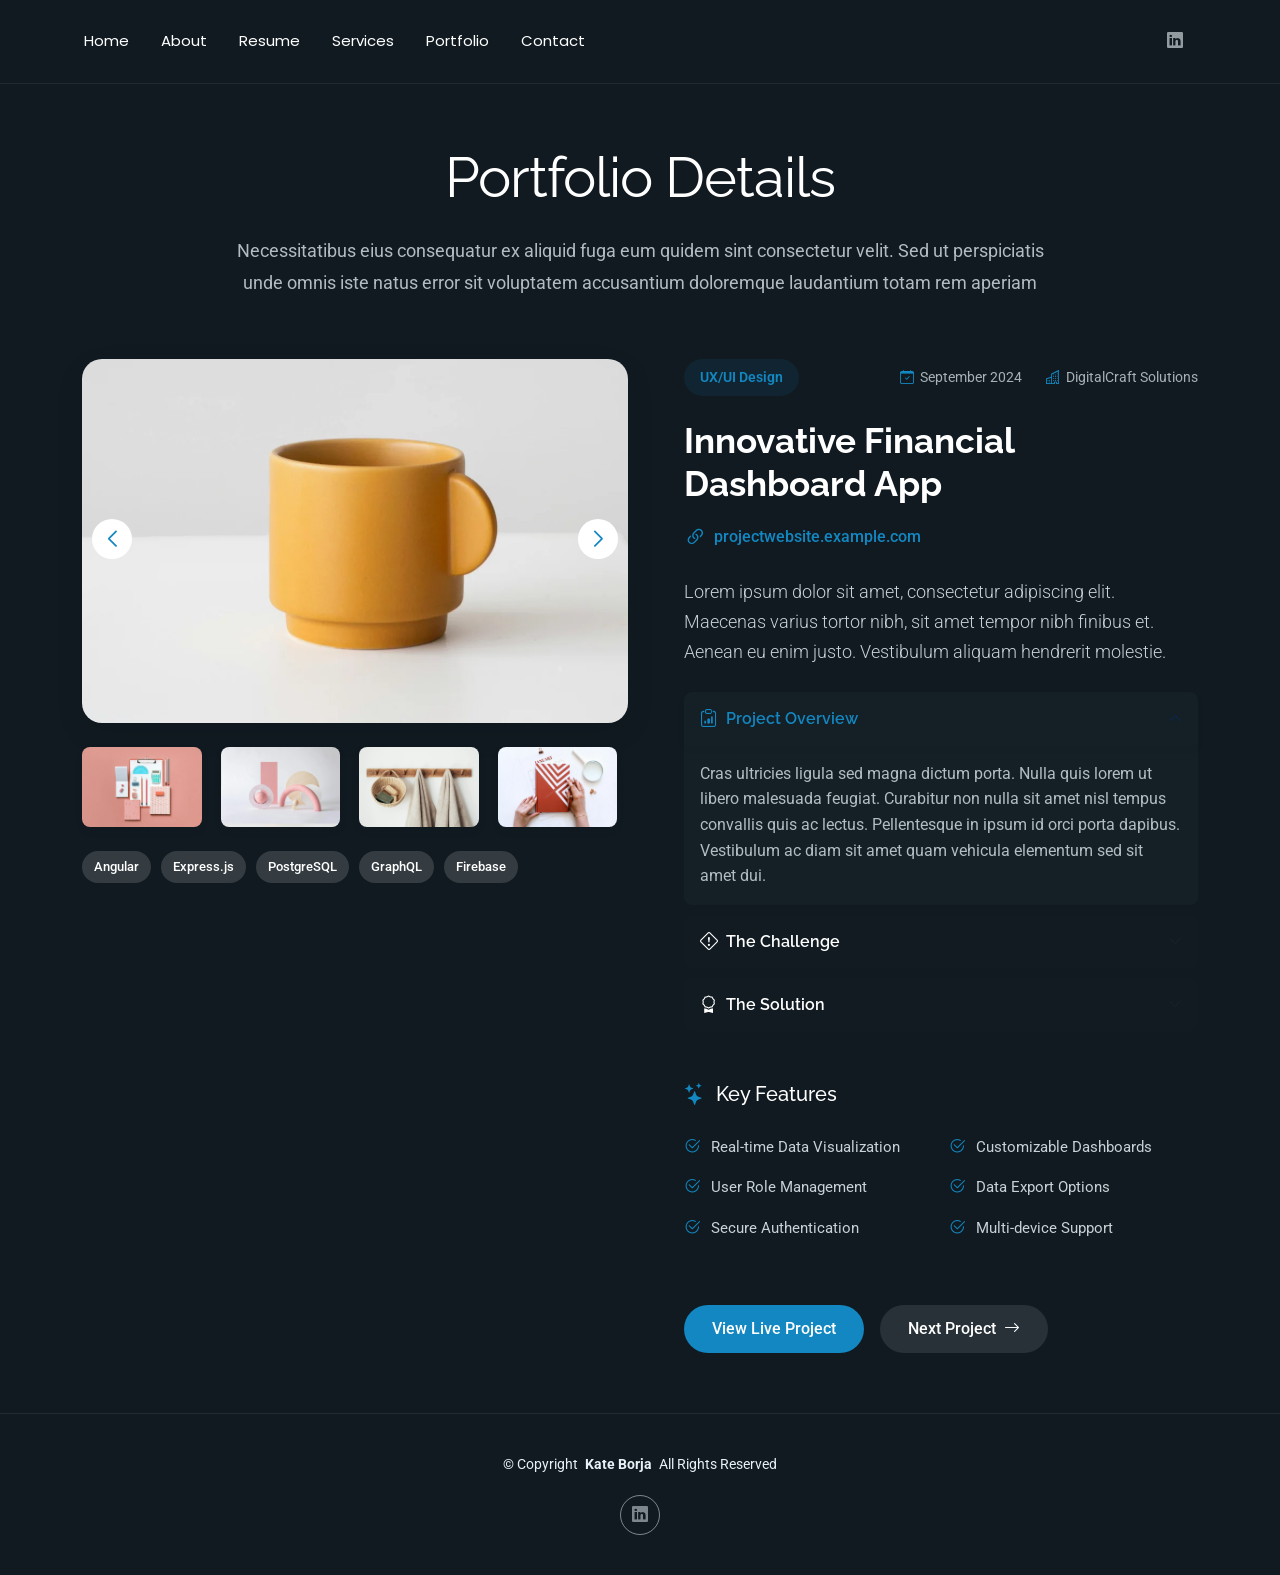
<file: portfolio-details.html>
<!DOCTYPE html>
<html lang="en">

<head>
  <meta charset="utf-8">
  <meta content="width=device-width, initial-scale=1.0" name="viewport">
  <title>Portfolio Details - FolioOne Bootstrap Template</title>
  <meta name="description" content="">
  <meta name="keywords" content="">

  <!-- Favicons -->
  <link href="assets/img/favicon.png" rel="icon">
  <link href="assets/img/apple-touch-icon.png" rel="apple-touch-icon">

  <!-- Fonts -->
  <link href="https://fonts.googleapis.com" rel="preconnect">
  <link href="https://fonts.gstatic.com" rel="preconnect" crossorigin>
  <link href="https://fonts.googleapis.com/css2?family=Roboto:ital,wght@0,100;0,300;0,400;0,500;0,700;0,900;1,100;1,300;1,400;1,500;1,700;1,900&family=Poppins:ital,wght@0,100;0,200;0,300;0,400;0,500;0,600;0,700;0,800;0,900;1,100;1,200;1,300;1,400;1,500;1,600;1,700;1,800;1,900&family=Raleway:ital,wght@0,100;0,200;0,300;0,400;0,500;0,600;0,700;0,800;0,900;1,100;1,200;1,300;1,400;1,500;1,600;1,700;1,800;1,900&display=swap" rel="stylesheet">

  <!-- Vendor CSS Files -->
  <link href="assets/vendor/bootstrap/css/bootstrap.min.css" rel="stylesheet">
  <link href="assets/vendor/bootstrap-icons/bootstrap-icons.css" rel="stylesheet">
  <link href="assets/vendor/aos/aos.css" rel="stylesheet">
  <link href="assets/vendor/swiper/swiper-bundle.min.css" rel="stylesheet">
  <link href="assets/vendor/glightbox/css/glightbox.min.css" rel="stylesheet">

  <!-- Main CSS File -->
  <link href="assets/css/main.css" rel="stylesheet">

  <!-- =======================================================
  * Template Name: FolioOne
  * Template URL: https://bootstrapmade.com/folioone-bootstrap-portfolio-website-template/
  * Updated: Aug 23 2025 with Bootstrap v5.3.7
  * Author: BootstrapMade.com
  * License: https://bootstrapmade.com/license/
  ======================================================== -->
</head>

<body class="portfolio-details-page">

  <header id="header" class="header d-flex align-items-center light-background sticky-top">
    <div class="container position-relative d-flex align-items-center justify-content-between">

      <!-- <a href="index.html" class="logo d-flex align-items-center me-auto me-xl-0">
      <img src="assets/img/logo.webp" alt="">
      <h1 class="sitename">FolioOne</h1> 
    </a> -->

      <nav id="navmenu" class="navmenu">
        <ul>
          <li><a href="index.html">Home</a></li>
          <li><a href="about.html">About</a></li>
          <li><a href="resume.html">Resume</a></li>
          <li><a href="services.html">Services</a></li>
          <li><a href="portfolio.html">Portfolio</a></li>
          
          <li><a href="contact.html">Contact</a></li>
        </ul>
        <i class="mobile-nav-toggle d-xl-none bi bi-list"></i>
      </nav>

      <div class="header-social-links">
        <a href="https://www.linkedin.com/in/kate-danielle-borja-12501a1b2" class="linkedin"><i class="bi bi-linkedin"></i></a>
      </div>

    </div>
  </header>

  <main class="main">

    <!-- Portfolio Details Section -->
    <section id="portfolio-details" class="portfolio-details section">

      <!-- Section Title -->
      <div class="container section-title" data-aos="fade-up">
        <h2>Portfolio Details</h2>
        <p>Necessitatibus eius consequatur ex aliquid fuga eum quidem sint consectetur velit. Sed ut perspiciatis unde omnis iste natus error sit voluptatem accusantium doloremque laudantium totam rem aperiam</p>
      </div><!-- End Section Title -->

      <div class="container" data-aos="fade-up" data-aos-delay="100">

        <div class="row gy-4">
          <div class="col-lg-6" data-aos="fade-right">
            <div class="portfolio-details-media">
              <div class="main-image">
                <div class="portfolio-details-slider swiper init-swiper" data-aos="zoom-in">
                  <script type="application/json" class="swiper-config">
                    {
                      "loop": true,
                      "speed": 1000,
                      "autoplay": {
                        "delay": 6000
                      },
                      "effect": "creative",
                      "creativeEffect": {
                        "prev": {
                          "shadow": true,
                          "translate": [0, 0, -400]
                        },
                        "next": {
                          "translate": ["100%", 0, 0]
                        }
                      },
                      "slidesPerView": 1,
                      "navigation": {
                        "nextEl": ".swiper-button-next",
                        "prevEl": ".swiper-button-prev"
                      }
                    }
                  </script>
                  <div class="swiper-wrapper">
                    <div class="swiper-slide">
                      <img src="assets/img/portfolio/portfolio-5.webp" alt="Portfolio Image" class="img-fluid">
                    </div>
                    <div class="swiper-slide">
                      <img src="assets/img/portfolio/portfolio-7.webp" alt="Portfolio Image" class="img-fluid">
                    </div>
                    <div class="swiper-slide">
                      <img src="assets/img/portfolio/portfolio-8.webp" alt="Portfolio Image" class="img-fluid">
                    </div>
                  </div>
                  <div class="swiper-button-prev"></div>
                  <div class="swiper-button-next"></div>
                </div>
              </div>

              <div class="thumbnail-grid" data-aos="fade-up" data-aos-delay="200">
                <div class="row g-2 mt-3">
                  <div class="col-3">
                    <img src="assets/img/portfolio/portfolio-4.webp" alt="Gallery Image" class="img-fluid glightbox">
                  </div>
                  <div class="col-3">
                    <img src="assets/img/portfolio/portfolio-6.webp" alt="Gallery Image" class="img-fluid glightbox">
                  </div>
                  <div class="col-3">
                    <img src="assets/img/portfolio/portfolio-11.webp" alt="Gallery Image" class="img-fluid glightbox">
                  </div>
                  <div class="col-3">
                    <img src="assets/img/portfolio/portfolio-12.webp" alt="Gallery Image" class="img-fluid glightbox">
                  </div>
                </div>
              </div>

              <div class="tech-stack-badges" data-aos="fade-up" data-aos-delay="300">
                <span>Angular</span>
                <span>Express.js</span>
                <span>PostgreSQL</span>
                <span>GraphQL</span>
                <span>Firebase</span>
              </div>
            </div>
          </div>

          <div class="col-lg-6" data-aos="fade-left">
            <div class="portfolio-details-content">
              <div class="project-meta">
                <div class="badge-wrapper">
                  <span class="project-badge">UX/UI Design</span>
                </div>
                <div class="date-client">
                  <div class="meta-item">
                    <i class="bi bi-calendar-check"></i>
                    <span>September 2024</span>
                  </div>
                  <div class="meta-item">
                    <i class="bi bi-buildings"></i>
                    <span>DigitalCraft Solutions</span>
                  </div>
                </div>
              </div>

              <h2 class="project-title">Innovative Financial Dashboard App</h2>

              <div class="project-website">
                <i class="bi bi-link-45deg"></i>
                <a href="#" target="_blank">projectwebsite.example.com</a>
              </div>

              <div class="project-overview">
                <p class="lead">
                  Lorem ipsum dolor sit amet, consectetur adipiscing elit. Maecenas varius tortor nibh, sit amet tempor nibh finibus et. Aenean eu enim justo. Vestibulum aliquam hendrerit molestie.
                </p>

                <div class="accordion project-accordion" id="portfolio-details-projectAccordion">
                  <div class="accordion-item" data-aos="fade-up">
                    <h2 class="accordion-header">
                      <button class="accordion-button" type="button" data-bs-toggle="collapse" data-bs-target="#portfolio-details-collapse-1" aria-expanded="true" aria-controls="collapseOne">
                        <i class="bi bi-clipboard-data me-2"></i> Project Overview
                      </button>
                    </h2>
                    <div id="portfolio-details-collapse-1" class="accordion-collapse collapse show" data-bs-parent="#portfolio-details-projectAccordion">
                      <div class="accordion-body">
                        <p>Cras ultricies ligula sed magna dictum porta. Nulla quis lorem ut libero malesuada feugiat. Curabitur non nulla sit amet nisl tempus convallis quis ac lectus. Pellentesque in ipsum id orci porta dapibus. Vestibulum ac diam sit amet quam vehicula elementum sed sit amet dui.</p>
                      </div>
                    </div>
                  </div>

                  <div class="accordion-item" data-aos="fade-up" data-aos-delay="100">
                    <h2 class="accordion-header">
                      <button class="accordion-button collapsed" type="button" data-bs-toggle="collapse" data-bs-target="#portfolio-details-collapse-2" aria-expanded="false" aria-controls="collapseTwo">
                        <i class="bi bi-exclamation-diamond me-2"></i> The Challenge
                      </button>
                    </h2>
                    <div id="portfolio-details-collapse-2" class="accordion-collapse collapse" data-bs-parent="#portfolio-details-projectAccordion">
                      <div class="accordion-body">
                        <p>Mauris blandit aliquet elit, eget tincidunt nibh pulvinar a. Vivamus suscipit tortor eget felis porttitor volutpat. Curabitur aliquet quam id dui posuere blandit. Praesent sapien massa, convallis a pellentesque nec, egestas non nisi. Sed porttitor lectus nibh.</p>
                      </div>
                    </div>
                  </div>

                  <div class="accordion-item" data-aos="fade-up" data-aos-delay="200">
                    <h2 class="accordion-header">
                      <button class="accordion-button collapsed" type="button" data-bs-toggle="collapse" data-bs-target="#portfolio-details-collapse-3" aria-expanded="false" aria-controls="collapseThree">
                        <i class="bi bi-award me-2"></i> The Solution
                      </button>
                    </h2>
                    <div id="portfolio-details-collapse-3" class="accordion-collapse collapse" data-bs-parent="#portfolio-details-projectAccordion">
                      <div class="accordion-body">
                        <p>Donec sollicitudin molestie malesuada. Curabitur arcu erat, accumsan id imperdiet et, porttitor at sem. Vestibulum ante ipsum primis in faucibus orci luctus et ultrices posuere cubilia Curae; Donec velit neque, auctor sit amet aliquam vel, ullamcorper sit amet ligula.</p>
                      </div>
                    </div>
                  </div>
                </div>
              </div>

              <div class="project-features" data-aos="fade-up" data-aos-delay="300">
                <h3><i class="bi bi-stars"></i> Key Features</h3>
                <div class="row g-3">
                  <div class="col-md-6">
                    <ul class="feature-list">
                      <li><i class="bi bi-check2-circle"></i> Real-time Data Visualization</li>
                      <li><i class="bi bi-check2-circle"></i> User Role Management</li>
                      <li><i class="bi bi-check2-circle"></i> Secure Authentication</li>
                    </ul>
                  </div>
                  <div class="col-md-6">
                    <ul class="feature-list">
                      <li><i class="bi bi-check2-circle"></i> Customizable Dashboards</li>
                      <li><i class="bi bi-check2-circle"></i> Data Export Options</li>
                      <li><i class="bi bi-check2-circle"></i> Multi-device Support</li>
                    </ul>
                  </div>
                </div>
              </div>

              <div class="cta-buttons" data-aos="fade-up" data-aos-delay="400">
                <a href="#" class="btn-view-project">View Live Project</a>
                <a href="#" class="btn-next-project">Next Project <i class="bi bi-arrow-right"></i></a>
              </div>
            </div>
          </div>
        </div>

      </div>

    </section><!-- /Portfolio Details Section -->

  </main>

  <footer id="footer" class="footer">

    <div class="container">
      <div class="copyright text-center ">
        <p>© <span>Copyright</span> <strong class="px-1 sitename">Kate Borja</strong> <span>All Rights Reserved<br></span></p>
      </div>
      <div class="social-links d-flex justify-content-center">
        <a href="https://www.linkedin.com/in/kate-danielle-borja-12501a1b2"><i class="bi bi-linkedin"></i></a>
      </div>
    </div>

  </footer>

  <!-- Scroll Top -->
  <a href="#" id="scroll-top" class="scroll-top d-flex align-items-center justify-content-center"><i class="bi bi-arrow-up-short"></i></a>

  <!-- Preloader -->
  <div id="preloader"></div>

  <!-- Vendor JS Files -->
  <script src="assets/vendor/bootstrap/js/bootstrap.bundle.min.js"></script>
  <script src="assets/vendor/php-email-form/validate.js"></script>
  <script src="assets/vendor/aos/aos.js"></script>
  <script src="assets/vendor/typed.js/typed.umd.js"></script>
  <script src="assets/vendor/waypoints/noframework.waypoints.js"></script>
  <script src="assets/vendor/purecounter/purecounter_vanilla.js"></script>
  <script src="assets/vendor/swiper/swiper-bundle.min.js"></script>
  <script src="assets/vendor/imagesloaded/imagesloaded.pkgd.min.js"></script>
  <script src="assets/vendor/isotope-layout/isotope.pkgd.min.js"></script>
  <script src="assets/vendor/glightbox/js/glightbox.min.js"></script>

  <!-- Main JS File -->
  <script src="assets/js/main.js"></script>

</body>

</html>
</file>
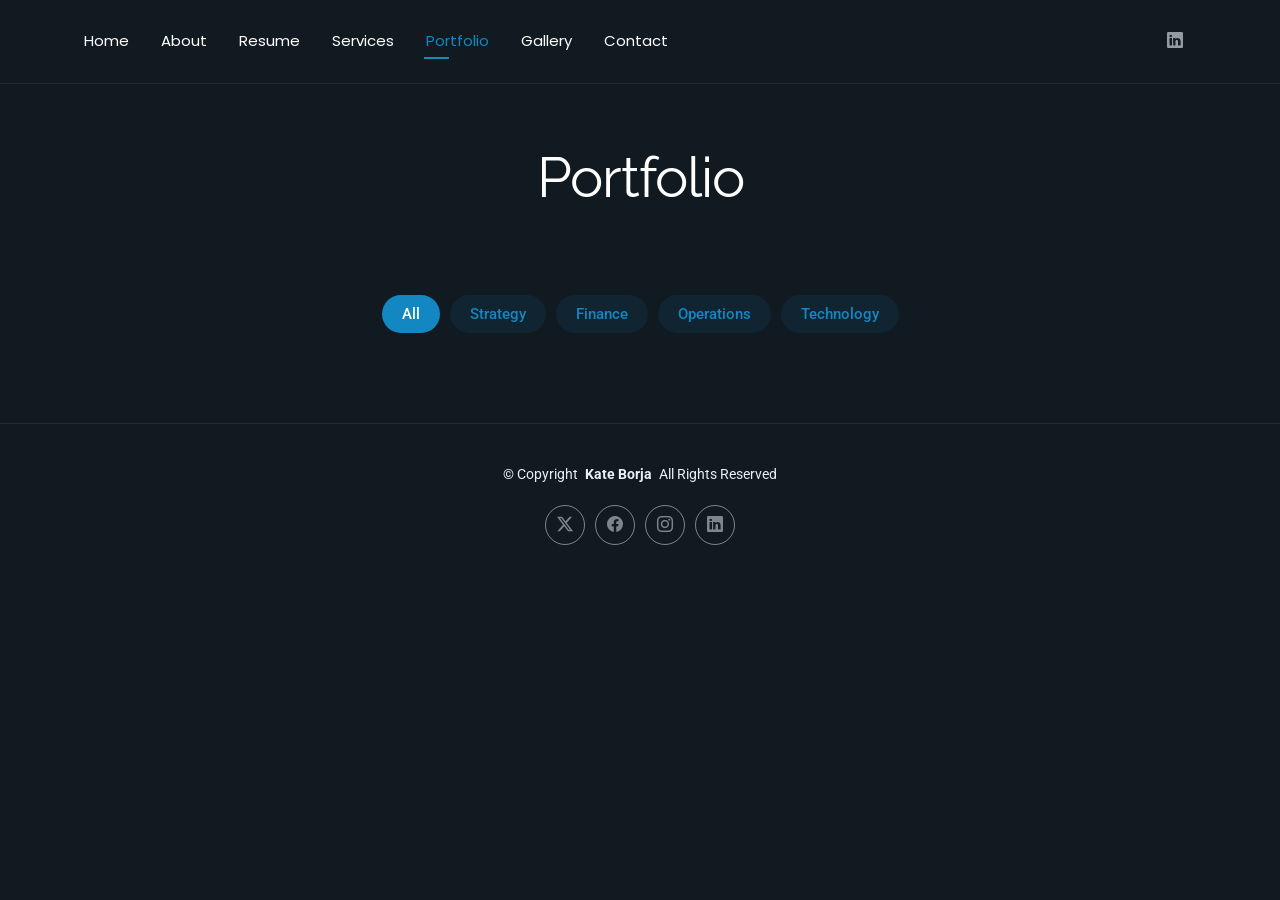
<file: portfolio.html>
<!DOCTYPE html>
<html lang="en">

<head>
  <meta charset="utf-8">
  <meta content="width=device-width, initial-scale=1.0" name="viewport">
  <title>Portfolio - kd's</title>
  <meta name="description" content="">
  <meta name="keywords" content="">

  <!-- Favicons -->
  <link href="assets/img/favicon.png" rel="icon">
  <link href="assets/img/apple-touch-icon.png" rel="apple-touch-icon">

  <!-- Fonts -->
  <link href="https://fonts.googleapis.com" rel="preconnect">
  <link href="https://fonts.gstatic.com" rel="preconnect" crossorigin>
  <link href="https://fonts.googleapis.com/css2?family=Roboto:ital,wght@0,100;0,300;0,400;0,500;0,700;0,900;1,100;1,300;1,400;1,500;1,700;1,900&family=Poppins:ital,wght@0,100;0,200;0,300;0,400;0,500;0,600;0,700;0,800;0,900;1,100;1,200;1,300;1,400;1,500;1,600;1,700;1,800;1,900&family=Raleway:ital,wght@0,100;0,200;0,300;0,400;0,500;0,600;0,700;0,800;0,900;1,100;1,200;1,300;1,400;1,500;1,600;1,700;1,800;1,900&display=swap" rel="stylesheet">

  <!-- Vendor CSS Files -->
  <link href="assets/vendor/bootstrap/css/bootstrap.min.css" rel="stylesheet">
  <link href="assets/vendor/bootstrap-icons/bootstrap-icons.css" rel="stylesheet">
  <link href="assets/vendor/aos/aos.css" rel="stylesheet">
  <link href="assets/vendor/swiper/swiper-bundle.min.css" rel="stylesheet">
  <link href="assets/vendor/glightbox/css/glightbox.min.css" rel="stylesheet">

  <!-- Main CSS File -->
  <link href="assets/css/main.css" rel="stylesheet">

  <!-- =======================================================
  * Template Name: FolioOne
  * Template URL: https://bootstrapmade.com/folioone-bootstrap-portfolio-website-template/
  * Updated: Aug 23 2025 with Bootstrap v5.3.7
  * Author: BootstrapMade.com
  * License: https://bootstrapmade.com/license/
  ======================================================== -->
</head>

<body class="portfolio-page">

  <header id="header" class="header d-flex align-items-center light-background sticky-top">
    <div class="container position-relative d-flex align-items-center justify-content-between">

      <!-- <a href="index.html" class="logo d-flex align-items-center me-auto me-xl-0">
      <img src="assets/img/logo.webp" alt="">
      <h1 class="sitename">FolioOne</h1> 
    </a> -->

      <nav id="navmenu" class="navmenu">
        <ul>
          <li><a href="index.html">Home</a></li>
          <li><a href="about.html">About</a></li>
          <li><a href="resume.html">Resume</a></li>
          <li><a href="services.html">Services</a></li>
          <li><a href="portfolio.html" class="active">Portfolio</a></li>
            <li><a href="gallery.html">Gallery</a></li>
          <li><a href="contact.html">Contact</a></li>
        </ul>
        <i class="mobile-nav-toggle d-xl-none bi bi-list"></i>
      </nav>

      <div class="header-social-links">
        <a href="https://www.linkedin.com/in/kate-danielle-borja-12501a1b2" class="linkedin"><i class="bi bi-linkedin"></i></a>
      </div>

    </div>
  </header>

  <main class="main">

    <!-- Portfolio Section -->
    <section id="portfolio" class="portfolio section">

      <!-- Section Title -->
      <div class="container section-title" data-aos="fade-up">
        <h2>Portfolio</h2>
        <p></p>
      </div><!-- End Section Title -->

      <div class="container" data-aos="fade-up" data-aos-delay="100">

        <div class="isotope-layout" data-default-filter="*" data-layout="masonry" data-sort="original-order">
          <ul class="portfolio-filters isotope-filters" data-aos="fade-up" data-aos-delay="200">
            <li data-filter="*" class="filter-active">All</li>
            <li data-filter=".filter-strategy">Strategy</li>
            <li data-filter=".filter-finance">Finance</li>
            <li data-filter=".filter-operations">Operations</li>
            <li data-filter=".filter-technology">Technology</li>
          </ul><!-- End Portfolio Filters -->

          <!-- End Portfolio Items Container -->

        

      </div>

    </section><!-- /Portfolio Section -->

  </main>

  <footer id="footer" class="footer">

    <div class="container">
      <div class="copyright text-center ">
        <p>© <span>Copyright</span> <strong class="px-1 sitename">Kate Borja</strong> <span>All Rights Reserved<br></span></p>
      </div>
      <div class="social-links d-flex justify-content-center">
        <a href=""><i class="bi bi-twitter-x"></i></a>
        <a href=""><i class="bi bi-facebook"></i></a>
        <a href=""><i class="bi bi-instagram"></i></a>
        <a href=""><i class="bi bi-linkedin"></i></a>
      </div>
      
    </div>

  </footer>

  <!-- Scroll Top -->
  <a href="#" id="scroll-top" class="scroll-top d-flex align-items-center justify-content-center"><i class="bi bi-arrow-up-short"></i></a>

  <!-- Preloader -->
  <div id="preloader"></div>

  <!-- Vendor JS Files -->
  <script src="assets/vendor/bootstrap/js/bootstrap.bundle.min.js"></script>
  <script src="assets/vendor/php-email-form/validate.js"></script>
  <script src="assets/vendor/aos/aos.js"></script>
  <script src="assets/vendor/typed.js/typed.umd.js"></script>
  <script src="assets/vendor/waypoints/noframework.waypoints.js"></script>
  <script src="assets/vendor/purecounter/purecounter_vanilla.js"></script>
  <script src="assets/vendor/swiper/swiper-bundle.min.js"></script>
  <script src="assets/vendor/imagesloaded/imagesloaded.pkgd.min.js"></script>
  <script src="assets/vendor/isotope-layout/isotope.pkgd.min.js"></script>
  <script src="assets/vendor/glightbox/js/glightbox.min.js"></script>

  <!-- Main JS File -->
  <script src="assets/js/main.js"></script>

</body>

</html>
</file>
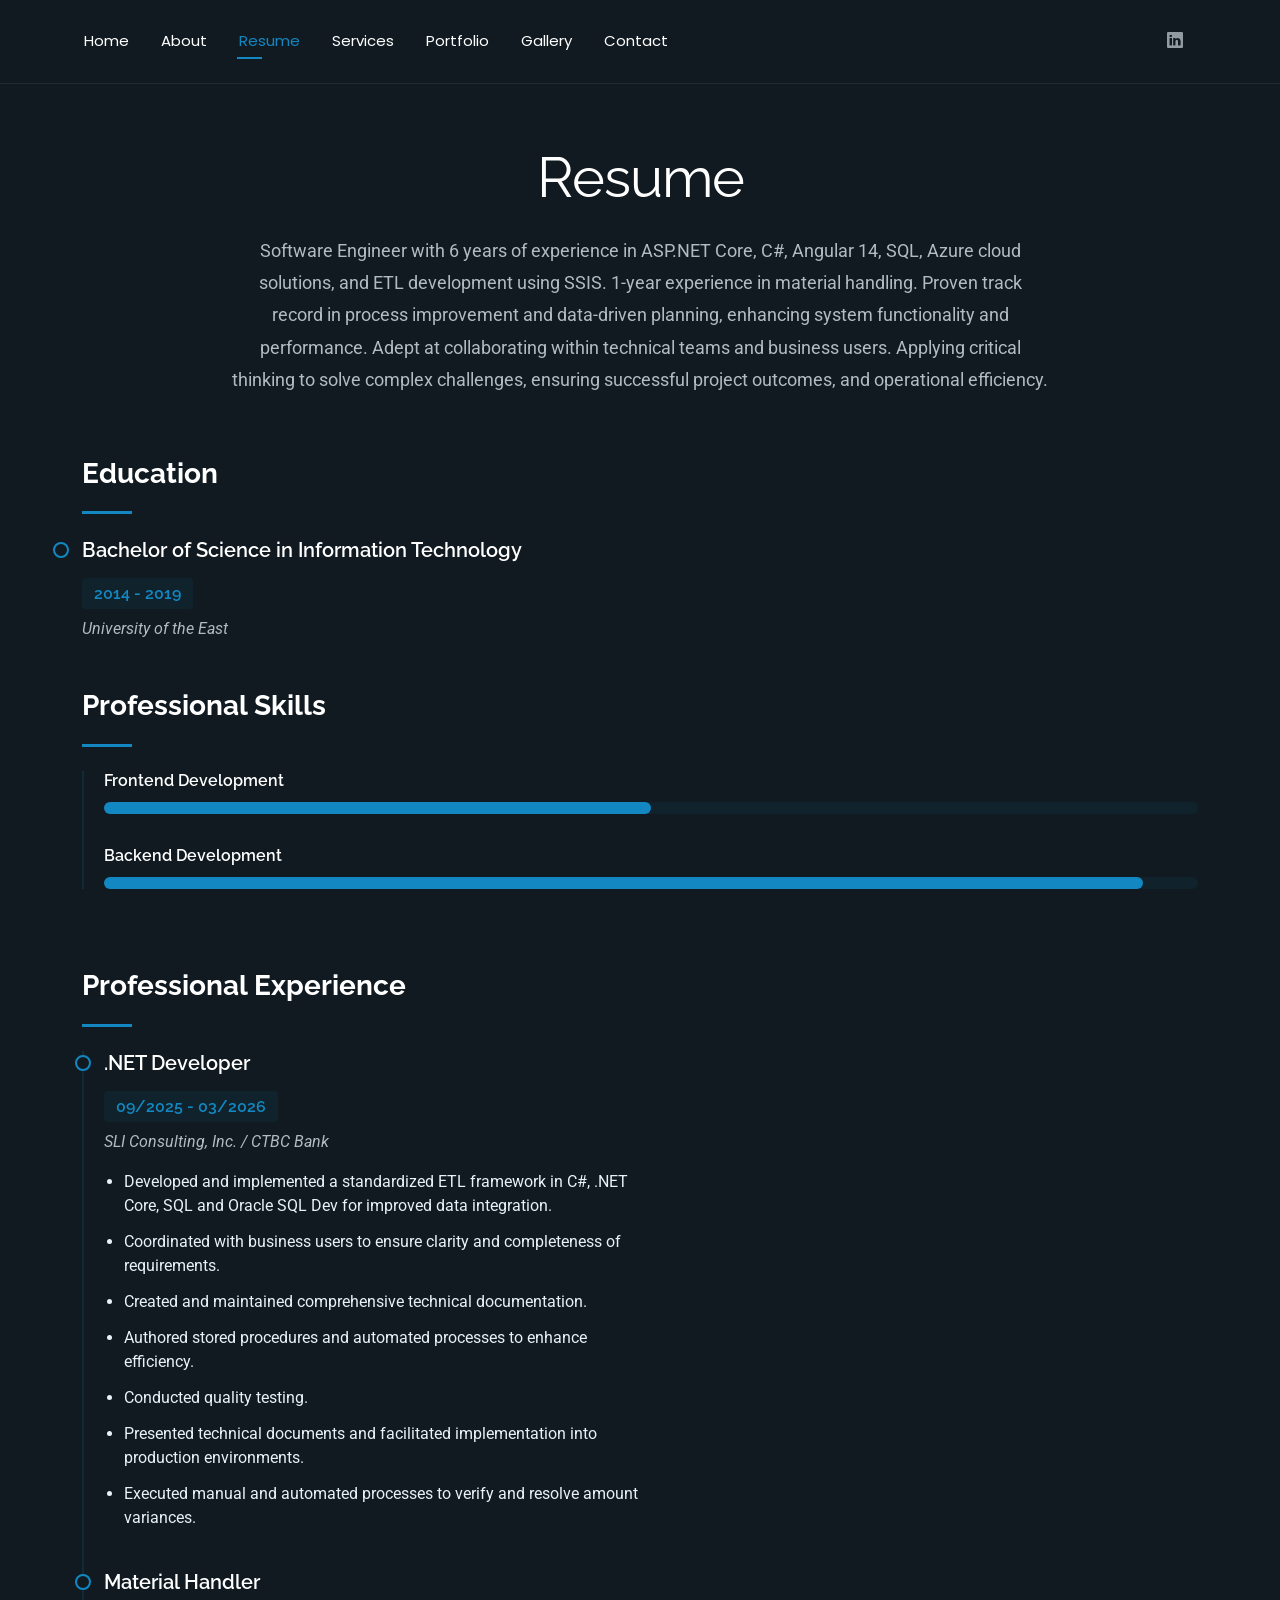
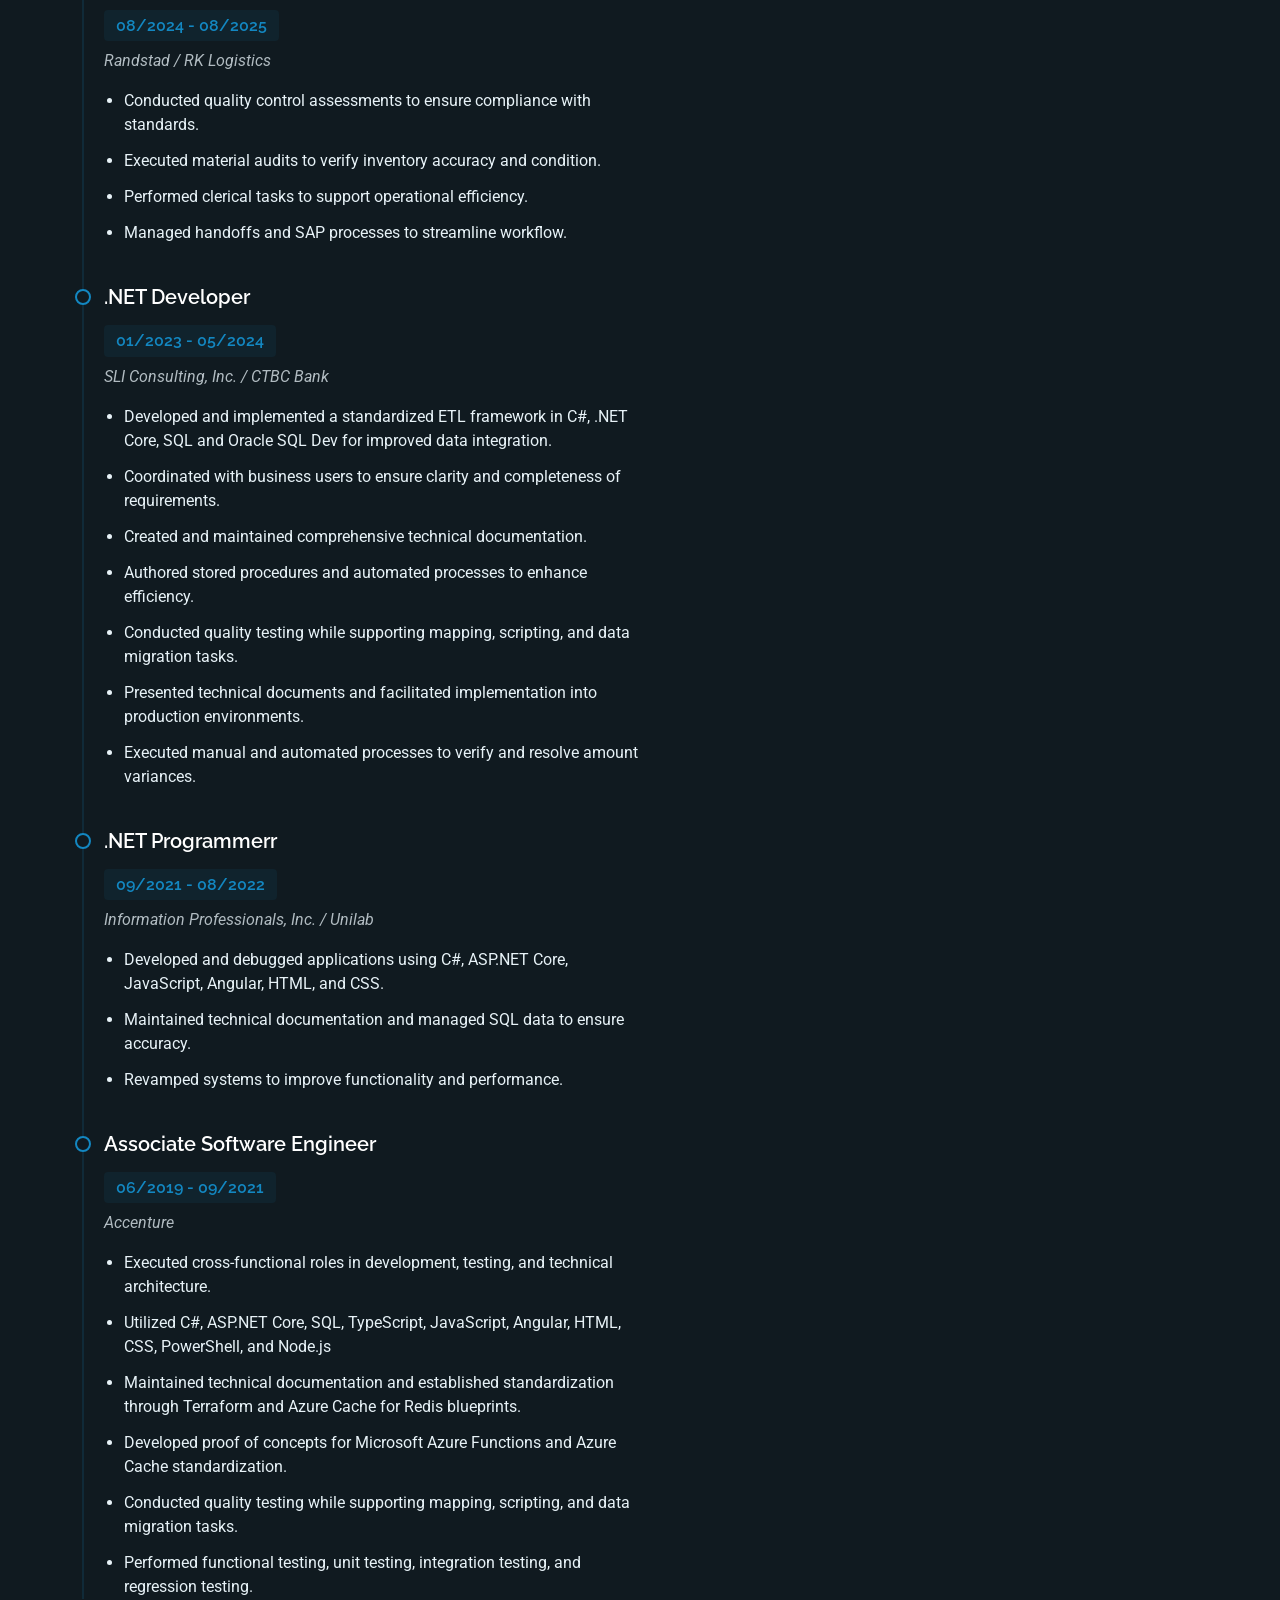
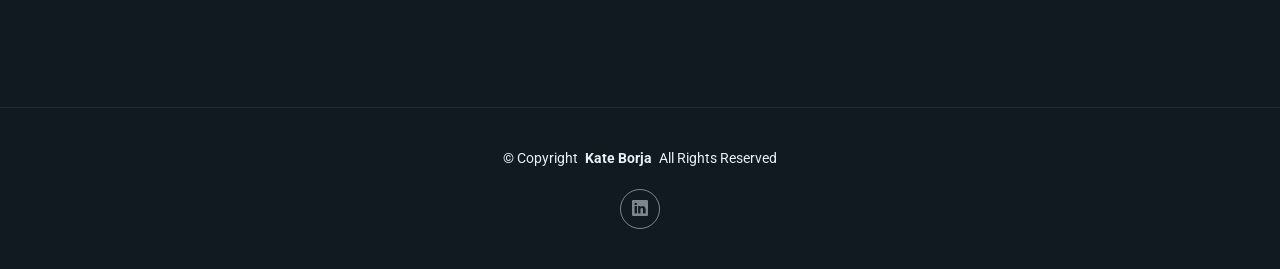
<file: resume.html>
<!DOCTYPE html>
<html lang="en">

<head>
  <meta charset="utf-8">
  <meta content="width=device-width, initial-scale=1.0" name="viewport">
  <title>Resume - kd's</title>
  <meta name="description" content="">
  <meta name="keywords" content="">

  <!-- Favicons -->
  <link href="assets/img/favicon.png" rel="icon">
  <link href="assets/img/apple-touch-icon.png" rel="apple-touch-icon">

  <!-- Fonts -->
  <link href="https://fonts.googleapis.com" rel="preconnect">
  <link href="https://fonts.gstatic.com" rel="preconnect" crossorigin>
  <link href="https://fonts.googleapis.com/css2?family=Roboto:ital,wght@0,100;0,300;0,400;0,500;0,700;0,900;1,100;1,300;1,400;1,500;1,700;1,900&family=Poppins:ital,wght@0,100;0,200;0,300;0,400;0,500;0,600;0,700;0,800;0,900;1,100;1,200;1,300;1,400;1,500;1,600;1,700;1,800;1,900&family=Raleway:ital,wght@0,100;0,200;0,300;0,400;0,500;0,600;0,700;0,800;0,900;1,100;1,200;1,300;1,400;1,500;1,600;1,700;1,800;1,900&display=swap" rel="stylesheet">

  <!-- Vendor CSS Files -->
  <link href="assets/vendor/bootstrap/css/bootstrap.min.css" rel="stylesheet">
  <link href="assets/vendor/bootstrap-icons/bootstrap-icons.css" rel="stylesheet">
  <link href="assets/vendor/aos/aos.css" rel="stylesheet">
  <link href="assets/vendor/swiper/swiper-bundle.min.css" rel="stylesheet">
  <link href="assets/vendor/glightbox/css/glightbox.min.css" rel="stylesheet">

  <!-- Main CSS File -->
  <link href="assets/css/main.css" rel="stylesheet">

  <!-- =======================================================
  * Template Name: FolioOne
  * Template URL: https://bootstrapmade.com/folioone-bootstrap-portfolio-website-template/
  * Updated: Aug 23 2025 with Bootstrap v5.3.7
  * Author: BootstrapMade.com
  * License: https://bootstrapmade.com/license/
  ======================================================== -->
</head>

<body class="resume-page">

  <header id="header" class="header d-flex align-items-center light-background sticky-top">
    <div class="container position-relative d-flex align-items-center justify-content-between">

      <!-- <a href="index.html" class="logo d-flex align-items-center me-auto me-xl-0">
      <img src="assets/img/logo.webp" alt="">
      <h1 class="sitename">FolioOne</h1> 
    </a> -->

      <nav id="navmenu" class="navmenu">
        <ul>
          <li><a href="index.html">Home</a></li>
          <li><a href="about.html">About</a></li>
          <li><a href="resume.html" class="active">Resume</a></li>
          <li><a href="services.html">Services</a></li>
          <li><a href="portfolio.html">Portfolio</a></li>
          <li><a href="gallery.html">Gallery</a></li>
          <li><a href="contact.html">Contact</a></li>
        </ul>
        <i class="mobile-nav-toggle d-xl-none bi bi-list"></i>
      </nav>

      <div class="header-social-links">
        <a href="https://www.linkedin.com/in/kate-danielle-borja-12501a1b2" class="linkedin"><i class="bi bi-linkedin"></i></a>
      </div>

    </div>
  </header>

  <main class="main">

    <!-- Resume Section -->
    <section id="resume" class="resume section">

      <!-- Section Title -->
      <div class="container section-title" data-aos="fade-up">
        <h2>Resume</h2>
        <p>Software Engineer with 6 years of experience in ASP.NET Core, C#, Angular 14, SQL, Azure cloud 
            solutions, and ETL development using SSIS. 1-year experience in material handling. Proven track 
            record in process improvement and data-driven planning, enhancing system functionality and 
            performance. Adept at collaborating within technical teams and business users. Applying 
            critical thinking to solve complex challenges, ensuring successful project outcomes, and 
            operational efficiency. </p>
      </div><!-- End Section Title -->

      <div class="container" data-aos="fade-up" data-aos-delay="100">

        <div class="row">
          <div class="col-lg-6">

            <!-- Education Section -->
            <div class="resume-item" data-aos="fade-up">
              <h3 class="resume-title">Education</h3>

              <!-- <div class="resume-content">
                <article class="education-item">
                  <h4>Master of Computer Science</h4>
                  <h5>2019 - 2021</h5>
                  <p class="institution"><em>Stanford University, California</em></p>
                  <p>Qui deserunt veniam. Et sed aliquam labore tempore sed quisquam iusto autem sit. Ea vero voluptatum qui ut dignissimos deleniti nerada porti sand markend</p>
                </article> -->

                <article class="education-item">
                  <h4>Bachelor of Science in Information Technology</h4>
                  <h5>2014 - 2019</h5>
                  <p class="institution"><em>University of the East</em></p>
                  </article>
              </div>
            </div><!-- End Education Section -->

            <!-- Professional Skills Section -->
            <div class="resume-item skills-animation" data-aos="fade-up">
              <h3 class="resume-title">Professional Skills</h3>

              <div class="resume-content">
                <div class="skill-item">
                  <h4>Frontend Development</h4>
                  <div class="progress">
                    <div class="progress-bar" role="progressbar" aria-valuenow="50" aria-valuemin="0" aria-valuemax="100"></div>
                  </div>
                </div>

                <div class="skill-item">
                  <h4>Backend Development</h4>
                  <div class="progress">
                    <div class="progress-bar" role="progressbar" aria-valuenow="95" aria-valuemin="0" aria-valuemax="100"></div>
                  </div>
                </div>

              </div>
            </div><!-- End Professional Skills Section -->
          </div>

          <div class="col-lg-6">
            <!-- Experience Section -->
            <div class="resume-item" data-aos="fade-up" data-aos-delay="100">
              <h3 class="resume-title">Professional Experience</h3>

              <div class="resume-content">
                <article class="experience-item">
                  <h4>.NET Developer</h4>
                  <h5>09/2025 - 03/2026</h5>
                  <p class="company"><em>SLI Consulting, Inc. / CTBC Bank</em></p>
                  <ul>
                    <li>Developed and implemented a standardized ETL framework in C#, .NET Core, SQL and Oracle 
                        SQL Dev for improved data integration.</li>
                    <li>Coordinated with business users to ensure clarity and completeness of requirements. </li>
                    <li>Created and maintained comprehensive technical documentation. </li>
                    <li>Authored stored procedures and automated processes to enhance efficiency. </li>
                    <li>Conducted quality testing. </li>
                    <li>Presented technical documents and facilitated implementation into production 
                        environments. </li>
                    <li>Executed manual and automated processes to verify and resolve amount variances.</li>
                  </ul>
                </article>

                <article class="experience-item">
                  <h4>Material Handler</h4>
                  <h5>08/2024 - 08/2025</h5>
                  <p class="company"><em>Randstad / RK Logistics</em></p>
                  <ul>
                    <li>Conducted quality control assessments to ensure compliance with standards.</li>
                    <li>Executed material audits to verify inventory accuracy and condition.</li>
                    <li>Performed clerical tasks to support operational efficiency.</li>
                    <li>Managed handoffs and SAP processes to streamline workflow.</li>
                  </ul>
                </article>

                <article class="experience-item">
                  <h4>.NET Developer</h4>
                  <h5>01/2023 - 05/2024</h5>
                  <p class="company"><em>SLI Consulting, Inc. / CTBC Bank</em></p>
                  <ul>
                    <li>Developed and implemented a standardized ETL framework in C#, .NET Core, SQL and Oracle 
                        SQL Dev for improved data integration.</li>
                    <li>Coordinated with business users to ensure clarity and completeness of requirements. </li>
                    <li>Created and maintained comprehensive technical documentation. </li>
                    <li>Authored stored procedures and automated processes to enhance efficiency. </li>
                    <li>Conducted quality testing while supporting mapping, scripting, and data migration tasks. </li>
                    <li>Presented technical documents and facilitated implementation into production 
                        environments. </li>
                    <li>Executed manual and automated processes to verify and resolve amount variances.</li>
                  </ul>
                </article>

                <article class="experience-item">
                  <h4>.NET Programmerr</h4>
                  <h5>09/2021 - 08/2022</h5>
                  <p class="company"><em>Information Professionals, Inc. / Unilab</em></p>
                  <ul>
                    <li>Developed and debugged applications using C#, ASP.NET Core, JavaScript, Angular, HTML, and CSS.</li>
                    <li>Maintained technical documentation and managed SQL data to ensure accuracy. </li>
                    <li>Revamped systems to improve functionality and performance.</li>
                  </ul>
                </article>

                <article class="experience-item">
                  <h4>Associate Software Engineer</h4>
                  <h5>06/2019 - 09/2021</h5>
                  <p class="company"><em>Accenture</em></p>
                  <ul>
                    <li>Executed cross-functional roles in development, testing, and technical architecture.</li>
                    <li>Utilized C#, ASP.NET Core, SQL, TypeScript, JavaScript, Angular, HTML, CSS, PowerShell, and Node.js</li>
                    <li>Maintained technical documentation and established standardization through Terraform and Azure Cache for Redis blueprints.</li>
                    <li>Developed proof of concepts for Microsoft Azure Functions and Azure Cache standardization. </li>
                    <li>Conducted quality testing while supporting mapping, scripting, and data migration tasks. </li>
                    <li>Performed functional testing, unit testing, integration testing, and regression testing.  </li>
                  </ul>
                </article>

              </div>
            </div><!-- End Experience Section -->
          </div>
        </div>

      </div>

    </section><!-- /Resume Section -->

  </main>

  <footer id="footer" class="footer">

    <div class="container">
      <div class="copyright text-center ">
        <p>© <span>Copyright</span> <strong class="px-1 sitename">Kate Borja</strong> <span>All Rights Reserved<br></span></p>
      </div>
      <div class="social-links d-flex justify-content-center">
        <a href="https://www.linkedin.com/in/kate-danielle-borja-12501a1b2"><i class="bi bi-linkedin"></i></a>
      </div>
    </div>

  </footer>

  <!-- Scroll Top -->
  <a href="#" id="scroll-top" class="scroll-top d-flex align-items-center justify-content-center"><i class="bi bi-arrow-up-short"></i></a>

  <!-- Preloader -->
  <div id="preloader"></div>

  <!-- Vendor JS Files -->
  <script src="assets/vendor/bootstrap/js/bootstrap.bundle.min.js"></script>
  <script src="assets/vendor/php-email-form/validate.js"></script>
  <script src="assets/vendor/aos/aos.js"></script>
  <script src="assets/vendor/typed.js/typed.umd.js"></script>
  <script src="assets/vendor/waypoints/noframework.waypoints.js"></script>
  <script src="assets/vendor/purecounter/purecounter_vanilla.js"></script>
  <script src="assets/vendor/swiper/swiper-bundle.min.js"></script>
  <script src="assets/vendor/imagesloaded/imagesloaded.pkgd.min.js"></script>
  <script src="assets/vendor/isotope-layout/isotope.pkgd.min.js"></script>
  <script src="assets/vendor/glightbox/js/glightbox.min.js"></script>

  <!-- Main JS File -->
  <script src="assets/js/main.js"></script>

</body>

</html>
</file>
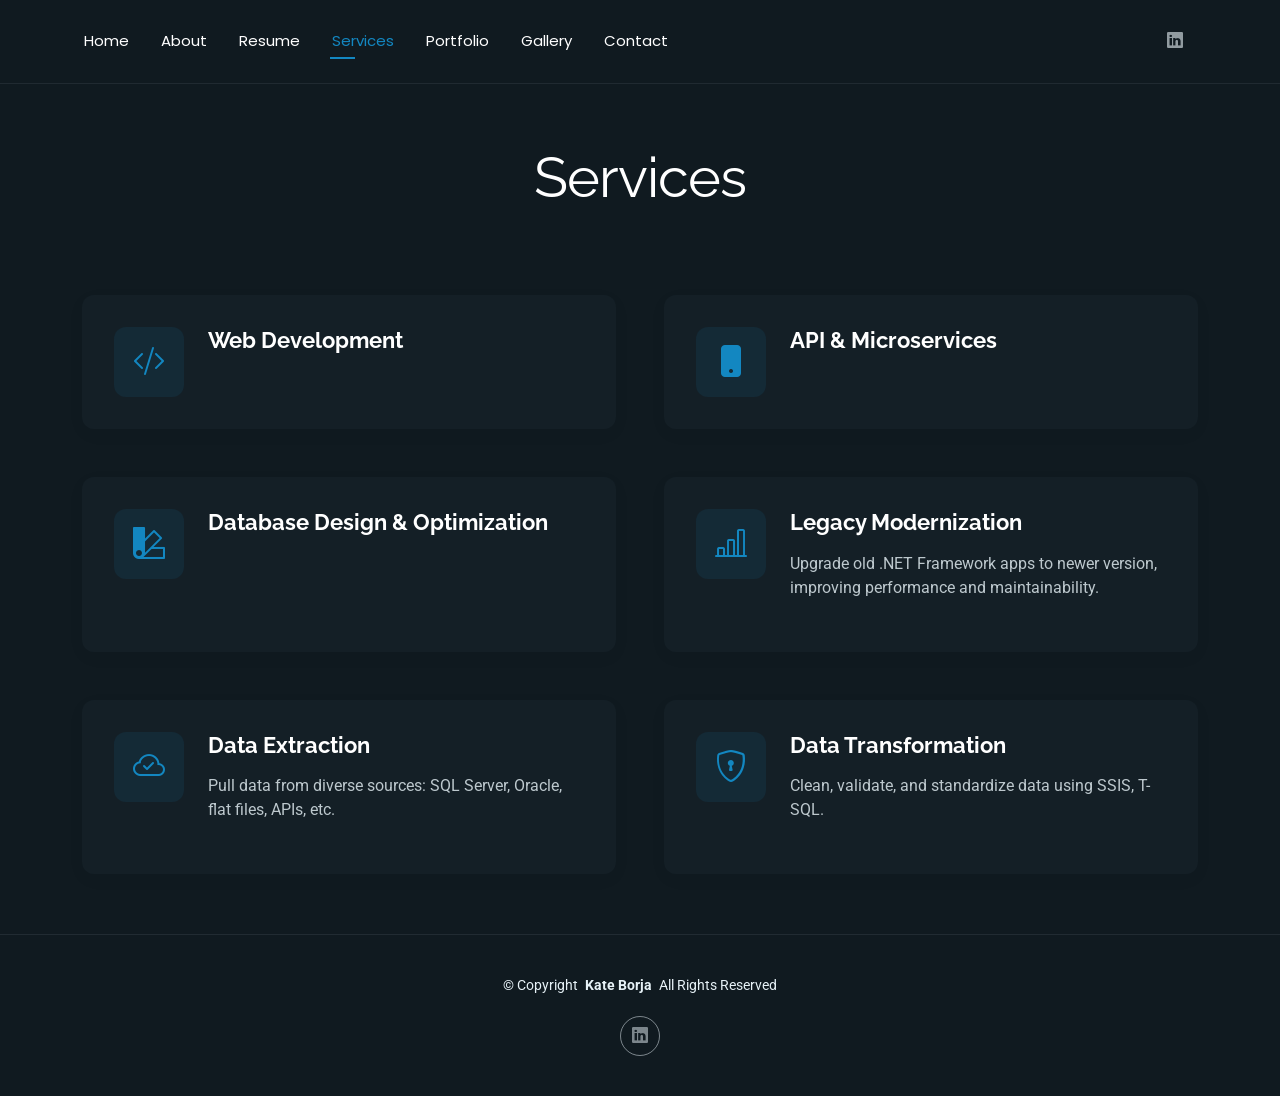
<file: services.html>
<!DOCTYPE html>
<html lang="en">

<head>
  <meta charset="utf-8">
  <meta content="width=device-width, initial-scale=1.0" name="viewport">
  <title>Services - kd's</title>
  <meta name="description" content="">
  <meta name="keywords" content="">

  <!-- Favicons -->
  <link href="assets/img/favicon.png" rel="icon">
  <link href="assets/img/apple-touch-icon.png" rel="apple-touch-icon">

  <!-- Fonts -->
  <link href="https://fonts.googleapis.com" rel="preconnect">
  <link href="https://fonts.gstatic.com" rel="preconnect" crossorigin>
  <link href="https://fonts.googleapis.com/css2?family=Roboto:ital,wght@0,100;0,300;0,400;0,500;0,700;0,900;1,100;1,300;1,400;1,500;1,700;1,900&family=Poppins:ital,wght@0,100;0,200;0,300;0,400;0,500;0,600;0,700;0,800;0,900;1,100;1,200;1,300;1,400;1,500;1,600;1,700;1,800;1,900&family=Raleway:ital,wght@0,100;0,200;0,300;0,400;0,500;0,600;0,700;0,800;0,900;1,100;1,200;1,300;1,400;1,500;1,600;1,700;1,800;1,900&display=swap" rel="stylesheet">

  <!-- Vendor CSS Files -->
  <link href="assets/vendor/bootstrap/css/bootstrap.min.css" rel="stylesheet">
  <link href="assets/vendor/bootstrap-icons/bootstrap-icons.css" rel="stylesheet">
  <link href="assets/vendor/aos/aos.css" rel="stylesheet">
  <link href="assets/vendor/swiper/swiper-bundle.min.css" rel="stylesheet">
  <link href="assets/vendor/glightbox/css/glightbox.min.css" rel="stylesheet">

  <!-- Main CSS File -->
  <link href="assets/css/main.css" rel="stylesheet">

  <!-- =======================================================
  * Template Name: FolioOne
  * Template URL: https://bootstrapmade.com/folioone-bootstrap-portfolio-website-template/
  * Updated: Aug 23 2025 with Bootstrap v5.3.7
  * Author: BootstrapMade.com
  * License: https://bootstrapmade.com/license/
  ======================================================== -->
</head>

<body class="services-page">

  <header id="header" class="header d-flex align-items-center light-background sticky-top">
    <div class="container position-relative d-flex align-items-center justify-content-between">

      <!-- <a href="index.html" class="logo d-flex align-items-center me-auto me-xl-0">
      <img src="assets/img/logo.webp" alt="">
      <h1 class="sitename">FolioOne</h1> 
    </a> -->

      <nav id="navmenu" class="navmenu">
        <ul>
          <li><a href="index.html">Home</a></li>
          <li><a href="about.html">About</a></li>
          <li><a href="resume.html">Resume</a></li>
          <li><a href="services.html" class="active">Services</a></li>
          <li><a href="portfolio.html">Portfolio</a></li>
          <li><a href="gallery.html">Gallery</a></li>
          <li><a href="contact.html">Contact</a></li>
        </ul>
        <i class="mobile-nav-toggle d-xl-none bi bi-list"></i>
      </nav>

      <div class="header-social-links">
        <a href="https://www.linkedin.com/in/kate-danielle-borja-12501a1b2" class="linkedin"><i class="bi bi-linkedin"></i></a>
      </div>

    </div>
  </header>

  <main class="main">

    <!-- Services Section -->
    <section id="services" class="services section">

      <!-- Section Title -->
      <div class="container section-title" data-aos="fade-up">
        <h2>Services</h2>
        <p></p>
      </div><!-- End Section Title -->

      <div class="container" data-aos="fade-up" data-aos-delay="100">

        <div class="row justify-content-center g-5">

          <div class="col-md-6" data-aos="fade-right" data-aos-delay="100">
            <div class="service-item">
              <div class="service-icon">
                <i class="bi bi-code-slash"></i>
              </div>
              <div class="service-content">
                <h3>Web Development</h3>
                <p></p>
              <!-- <a href="service-details.html" class="service-link">
                  <span>Learn More</span> 
                  <i class="bi bi-arrow-right"></i>
                </a> -->
              </div>
            </div>
          </div><!-- End Service Item -->

          <div class="col-md-6" data-aos="fade-left" data-aos-delay="100">
            <div class="service-item">
              <div class="service-icon">
                <i class="bi bi-phone-fill"></i>
              </div>
              <div class="service-content">
                <h3>API & Microservices</h3>
                <p></p>
                <!-- <a href="service-details.html" class="service-link">
                  <span>Learn More</span>
                  <i class="bi bi-arrow-right"></i>
                </a> -->
              </div>
            </div>
          </div><!-- End Service Item -->

          <div class="col-md-6" data-aos="fade-right" data-aos-delay="200">
            <div class="service-item">
              <div class="service-icon">
                <i class="bi bi-palette2"></i>
              </div>
              <div class="service-content">
                <h3>Database Design & Optimization  </h3>
                <p></p>
                <!-- <a href="service-details.html" class="service-link">
                  <span>Learn More</span>
                  <i class="bi bi-arrow-right"></i>
                </a> -->
              </div>
            </div>
          </div><!-- End Service Item -->

          <div class="col-md-6" data-aos="fade-left" data-aos-delay="200">
            <div class="service-item">
              <div class="service-icon">
                <i class="bi bi-bar-chart-line"></i>
              </div>
              <div class="service-content">
                <h3>Legacy Modernization </h3>
                <p>Upgrade old .NET Framework apps to newer version, improving performance and maintainability.</p>
                <!-- <a href="service-details.html" class="service-link">
                  <span>Learn More</span>
                  <i class="bi bi-arrow-right"></i>
                </a> -->
              </div>
            </div>
          </div><!-- End Service Item -->

          <div class="col-md-6" data-aos="fade-right" data-aos-delay="300">
            <div class="service-item">
              <div class="service-icon">
                <i class="bi bi-cloud-check"></i>
              </div>
              <div class="service-content">
                <h3>Data Extraction</h3>
                <p>Pull data from diverse sources: SQL Server, Oracle, flat files, APIs, etc.</p>
                <!-- <a href="service-details.html" class="service-link">
                  <span>Learn More</span>
                  <i class="bi bi-arrow-right"></i>
                </a> -->
              </div>
            </div>
          </div><!-- End Service Item -->

          <div class="col-md-6" data-aos="fade-left" data-aos-delay="300">
            <div class="service-item">
              <div class="service-icon">
                <i class="bi bi-shield-lock"></i>
              </div>
              <div class="service-content">
                <h3>Data Transformation  </h3>
                <p>Clean, validate, and standardize data using SSIS, T-SQL.</p>
                <!-- <a href="service-details.html" class="service-link">
                  <span>Learn More</span>
                  <i class="bi bi-arrow-right"></i>
                </a> -->
              </div>
            </div>
          </div><!-- End Service Item -->

        </div>

      </div>

    </section><!-- /Services Section -->

  </main>

  <footer id="footer" class="footer">

    <div class="container">
      <div class="copyright text-center ">
        <p>© <span>Copyright</span> <strong class="px-1 sitename">Kate Borja</strong> <span>All Rights Reserved<br></span></p>
      </div>
      <div class="social-links d-flex justify-content-center">
        <a href="https://www.linkedin.com/in/kate-danielle-borja-12501a1b2"><i class="bi bi-linkedin"></i></a>
      </div>

  </footer>

  <!-- Scroll Top -->
  <a href="#" id="scroll-top" class="scroll-top d-flex align-items-center justify-content-center"><i class="bi bi-arrow-up-short"></i></a>

  <!-- Preloader -->
  <div id="preloader"></div>

  <!-- Vendor JS Files -->
  <script src="assets/vendor/bootstrap/js/bootstrap.bundle.min.js"></script>
  <script src="assets/vendor/php-email-form/validate.js"></script>
  <script src="assets/vendor/aos/aos.js"></script>
  <script src="assets/vendor/typed.js/typed.umd.js"></script>
  <script src="assets/vendor/waypoints/noframework.waypoints.js"></script>
  <script src="assets/vendor/purecounter/purecounter_vanilla.js"></script>
  <script src="assets/vendor/swiper/swiper-bundle.min.js"></script>
  <script src="assets/vendor/imagesloaded/imagesloaded.pkgd.min.js"></script>
  <script src="assets/vendor/isotope-layout/isotope.pkgd.min.js"></script>
  <script src="assets/vendor/glightbox/js/glightbox.min.js"></script>

  <!-- Main JS File -->
  <script src="assets/js/main.js"></script>

</body>

</html>
</file>
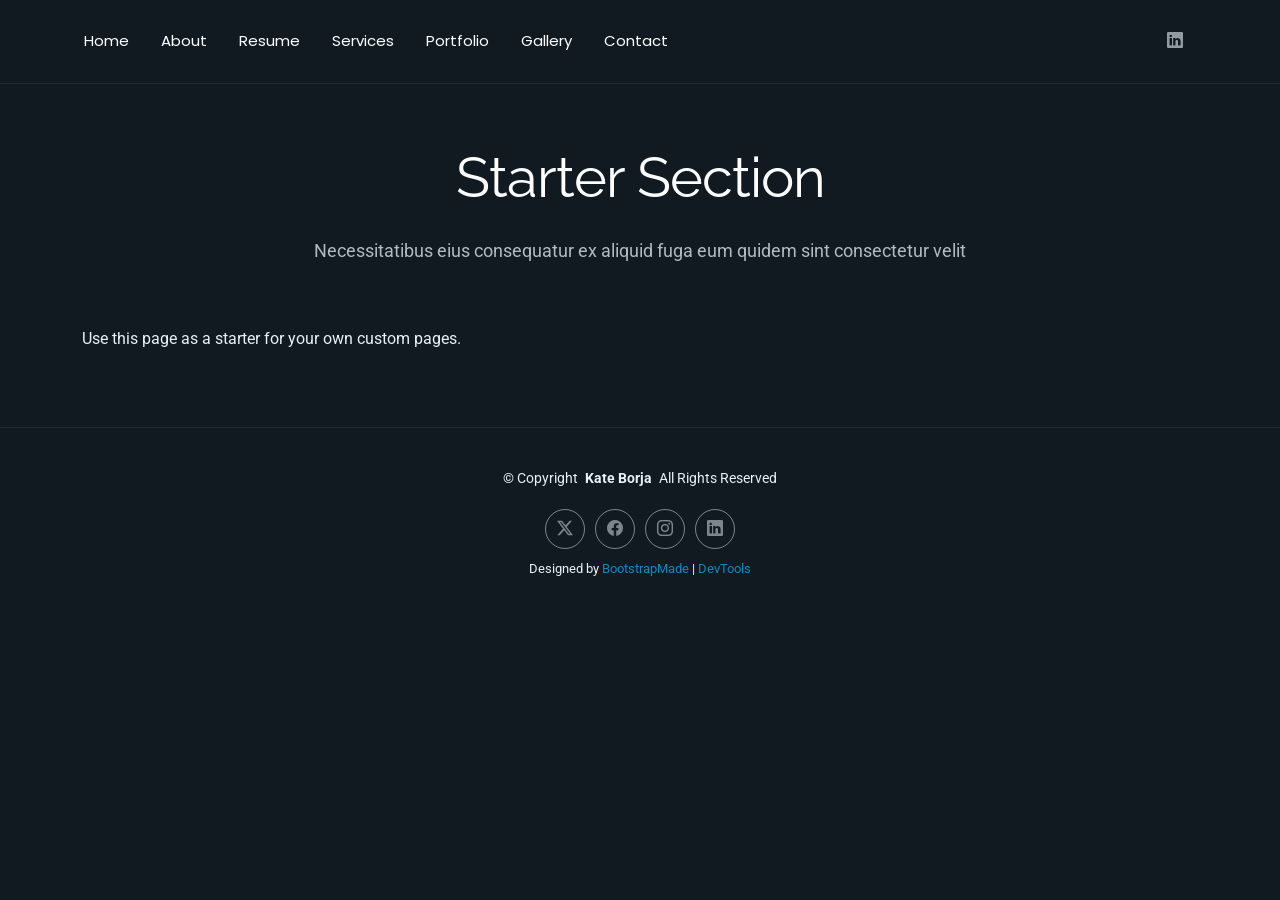
<file: starter-page.html>
<!DOCTYPE html>
<html lang="en">

<head>
  <meta charset="utf-8">
  <meta content="width=device-width, initial-scale=1.0" name="viewport">
  <title>Starter Page - kd's</title>
  <meta name="description" content="">
  <meta name="keywords" content="">

  <!-- Favicons -->
  <link href="assets/img/favicon.png" rel="icon">
  <link href="assets/img/apple-touch-icon.png" rel="apple-touch-icon">

  <!-- Fonts -->
  <link href="https://fonts.googleapis.com" rel="preconnect">
  <link href="https://fonts.gstatic.com" rel="preconnect" crossorigin>
  <link href="https://fonts.googleapis.com/css2?family=Roboto:ital,wght@0,100;0,300;0,400;0,500;0,700;0,900;1,100;1,300;1,400;1,500;1,700;1,900&family=Poppins:ital,wght@0,100;0,200;0,300;0,400;0,500;0,600;0,700;0,800;0,900;1,100;1,200;1,300;1,400;1,500;1,600;1,700;1,800;1,900&family=Raleway:ital,wght@0,100;0,200;0,300;0,400;0,500;0,600;0,700;0,800;0,900;1,100;1,200;1,300;1,400;1,500;1,600;1,700;1,800;1,900&display=swap" rel="stylesheet">

  <!-- Vendor CSS Files -->
  <link href="assets/vendor/bootstrap/css/bootstrap.min.css" rel="stylesheet">
  <link href="assets/vendor/bootstrap-icons/bootstrap-icons.css" rel="stylesheet">
  <link href="assets/vendor/aos/aos.css" rel="stylesheet">
  <link href="assets/vendor/swiper/swiper-bundle.min.css" rel="stylesheet">
  <link href="assets/vendor/glightbox/css/glightbox.min.css" rel="stylesheet">

  <!-- Main CSS File -->
  <link href="assets/css/main.css" rel="stylesheet">

  <!-- =======================================================
  * Template Name: FolioOne
  * Template URL: https://bootstrapmade.com/folioone-bootstrap-portfolio-website-template/
  * Updated: Aug 23 2025 with Bootstrap v5.3.7
  * Author: BootstrapMade.com
  * License: https://bootstrapmade.com/license/
  ======================================================== -->
</head>

<body class="starter-page-page">

  <header id="header" class="header d-flex align-items-center light-background sticky-top">
    <div class="container position-relative d-flex align-items-center justify-content-between">

      <!-- <a href="index.html" class="logo d-flex align-items-center me-auto me-xl-0">
      <img src="assets/img/logo.webp" alt="">
      <h1 class="sitename">FolioOne</h1> 
    </a> -->

      <nav id="navmenu" class="navmenu">
        <ul>
          <li><a href="index.html">Home</a></li>
          <li><a href="about.html">About</a></li>
          <li><a href="resume.html">Resume</a></li>
          <li><a href="services.html">Services</a></li>
          <li><a href="portfolio.html">Portfolio</a></li>
          <li><a href="gallery.html">Gallery</a></li>
          <li><a href="contact.html">Contact</a></li>
        </ul>
        <i class="mobile-nav-toggle d-xl-none bi bi-list"></i>
      </nav>

      <div class="header-social-links">
        <a href="https://www.linkedin.com/in/kate-danielle-borja-12501a1b2" class="linkedin"><i class="bi bi-linkedin"></i></a>
      </div>

    </div>
  </header>

  <main class="main">

    <!-- Starter Section Section -->
    <section id="starter-section" class="starter-section section">

      <!-- Section Title -->
      <div class="container section-title" data-aos="fade-up">
        <h2>Starter Section</h2>
        <p>Necessitatibus eius consequatur ex aliquid fuga eum quidem sint consectetur velit</p>
      </div><!-- End Section Title -->

      <div class="container" data-aos="fade-up">
        <p>Use this page as a starter for your own custom pages.</p>
      </div>

    </section><!-- /Starter Section Section -->

  </main>

  <footer id="footer" class="footer">

    <div class="container">
      <div class="copyright text-center ">
        <p>© <span>Copyright</span> <strong class="px-1 sitename">Kate Borja</strong> <span>All Rights Reserved<br></span></p>
      </div>
      <div class="social-links d-flex justify-content-center">
        <a href=""><i class="bi bi-twitter-x"></i></a>
        <a href=""><i class="bi bi-facebook"></i></a>
        <a href=""><i class="bi bi-instagram"></i></a>
        <a href=""><i class="bi bi-linkedin"></i></a>
      </div>
      <div class="credits">
        <!-- All the links in the footer should remain intact. -->
        <!-- You can delete the links only if you've purchased the pro version. -->
        <!-- Licensing information: https://bootstrapmade.com/license/ -->
        <!-- Purchase the pro version with working PHP/AJAX contact form: [buy-url] -->
        Designed by <a href="https://bootstrapmade.com/">BootstrapMade</a> | <a href="https://bootstrapmade.com/tools/">DevTools</a>
      </div>
    </div>

  </footer>

  <!-- Scroll Top -->
  <a href="#" id="scroll-top" class="scroll-top d-flex align-items-center justify-content-center"><i class="bi bi-arrow-up-short"></i></a>

  <!-- Preloader -->
  <div id="preloader"></div>

  <!-- Vendor JS Files -->
  <script src="assets/vendor/bootstrap/js/bootstrap.bundle.min.js"></script>
  <script src="assets/vendor/php-email-form/validate.js"></script>
  <script src="assets/vendor/aos/aos.js"></script>
  <script src="assets/vendor/typed.js/typed.umd.js"></script>
  <script src="assets/vendor/waypoints/noframework.waypoints.js"></script>
  <script src="assets/vendor/purecounter/purecounter_vanilla.js"></script>
  <script src="assets/vendor/swiper/swiper-bundle.min.js"></script>
  <script src="assets/vendor/imagesloaded/imagesloaded.pkgd.min.js"></script>
  <script src="assets/vendor/isotope-layout/isotope.pkgd.min.js"></script>
  <script src="assets/vendor/glightbox/js/glightbox.min.js"></script>

  <!-- Main JS File -->
  <script src="assets/js/main.js"></script>

</body>

</html>
</file>
<file: assets/css/main.css>
/**
* Template Name: FolioOne
* Template URL: https://bootstrapmade.com/folioone-bootstrap-portfolio-website-template/
* Updated: Aug 23 2025 with Bootstrap v5.3.7
* Author: BootstrapMade.com
* License: https://bootstrapmade.com/license/
*/

/*--------------------------------------------------------------
# Font & Color Variables
# Help: https://bootstrapmade.com/color-system/
--------------------------------------------------------------*/
/* Fonts */
:root {
  --default-font: "Roboto",  system-ui, -apple-system, "Segoe UI", Roboto, "Helvetica Neue", Arial, "Noto Sans", "Liberation Sans", sans-serif, "Apple Color Emoji", "Segoe UI Emoji", "Segoe UI Symbol", "Noto Color Emoji";
  --heading-font: "Raleway",  sans-serif;
  --nav-font: "Poppins",  sans-serif;
}

/* Global Colors - The following color variables are used throughout the website. Updating them here will change the color scheme of the entire website */
:root { 
  --background-color: #101a20; /* Background color for the entire website, including individual sections */
  --default-color: #e7f2f7; /* Default color used for the majority of the text content across the entire website */
  --heading-color: #ffffff; /* Color for headings, subheadings and title throughout the website */
  --accent-color: #1387c1; /* Accent color that represents your brand on the website. It's used for buttons, links, and other elements that need to stand out */
  --surface-color: #141f26; /* The surface color is used as a background of boxed elements within sections, such as cards, icon boxes, or other elements that require a visual separation from the global background. */
  --contrast-color: #ffffff; /* Contrast color for text, ensuring readability against backgrounds of accent, heading, or default colors. */
}

/* Nav Menu Colors - The following color variables are used specifically for the navigation menu. They are separate from the global colors to allow for more customization options */
:root {
  --nav-color: #ffffff;  /* The default color of the main navmenu links */
  --nav-hover-color: #1387c1; /* Applied to main navmenu links when they are hovered over or active */
  --nav-mobile-background-color: #213642; /* Used as the background color for mobile navigation menu */
  --nav-dropdown-background-color: #051117; /* Used as the background color for dropdown items that appear when hovering over primary navigation items */
  --nav-dropdown-color: #e7f2f7; /* Used for navigation links of the dropdown items in the navigation menu. */
  --nav-dropdown-hover-color: #1387c1; /* Similar to --nav-hover-color, this color is applied to dropdown navigation links when they are hovered over. */
}

/* Color Presets - These classes override global colors when applied to any section or element, providing reuse of the sam color scheme. */

.light-background {
  --background-color: #142027;
  --surface-color: #325264;
}

.dark-background {
  --background-color: #0b1419;
  --default-color: #ffffff;
  --heading-color: #ffffff;
  --surface-color: #252525;
  --contrast-color: #ffffff;
}

/* Smooth scroll */
:root {
  scroll-behavior: smooth;
}

/*--------------------------------------------------------------
# General Styling & Shared Classes
--------------------------------------------------------------*/
body {
  color: var(--default-color);
  background-color: var(--background-color);
  font-family: var(--default-font);
}

a {
  color: var(--accent-color);
  text-decoration: none;
  transition: 0.3s;
}

a:hover {
  color: color-mix(in srgb, var(--accent-color), transparent 25%);
  text-decoration: none;
}

h1,
h2,
h3,
h4,
h5,
h6 {
  color: var(--heading-color);
  font-family: var(--heading-font);
}

/* PHP Email Form Messages
------------------------------*/
.php-email-form .error-message {
  display: none;
  background: #df1529;
  color: #ffffff;
  text-align: left;
  padding: 15px;
  margin-bottom: 24px;
  font-weight: 600;
}

.php-email-form .sent-message {
  display: none;
  color: #ffffff;
  background: #059652;
  text-align: center;
  padding: 15px;
  margin-bottom: 24px;
  font-weight: 600;
}

.php-email-form .loading {
  display: none;
  background: var(--surface-color);
  text-align: center;
  padding: 15px;
  margin-bottom: 24px;
}

.php-email-form .loading:before {
  content: "";
  display: inline-block;
  border-radius: 50%;
  width: 24px;
  height: 24px;
  margin: 0 10px -6px 0;
  border: 3px solid var(--accent-color);
  border-top-color: var(--surface-color);
  animation: php-email-form-loading 1s linear infinite;
}

@keyframes php-email-form-loading {
  0% {
    transform: rotate(0deg);
  }

  100% {
    transform: rotate(360deg);
  }
}

/*--------------------------------------------------------------
# Global Header
--------------------------------------------------------------*/
.header {
  --background-color: rgba(255, 255, 255, 0);
  color: var(--default-color);
  background-color: var(--background-color);
  padding: 15px 0;
  transition: all 0.5s;
  z-index: 997;
  border-bottom: 1px solid color-mix(in srgb, var(--default-color), transparent 92%);
}

.header .logo {
  line-height: 1;
}

.header .logo img {
  max-height: 36px;
  margin-right: 8px;
}

.header .logo h1 {
  font-size: 32px;
  margin: 0;
  font-weight: 400;
  color: var(--heading-color);
}

.header .header-social-links {
  padding-right: 15px;
}

.header .header-social-links a {
  color: color-mix(in srgb, var(--default-color), transparent 40%);
  padding-left: 6px;
  display: inline-block;
  transition: 0.3s;
  font-size: 16px;
}

.header .header-social-links a:hover {
  color: var(--default-color);
}

.header .header-social-links a i {
  line-height: 0px;
}

@media (max-width: 1200px) {
  .header .logo {
    order: 1;
  }

  .header .header-social-links {
    order: 2;
  }

  .header .navmenu {
    order: 3;
  }
}

/* Global Header on Scroll
------------------------------*/
.scrolled .header {
  --background-color: rgba(16, 26, 32, 0.9);
}

/*--------------------------------------------------------------
# Navigation Menu
--------------------------------------------------------------*/
/* Desktop Navigation */
@media (min-width: 1200px) {
  .navmenu {
    padding: 0;
  }

  .navmenu ul {
    margin: 0;
    padding: 0;
    display: flex;
    list-style: none;
    align-items: center;
  }

  .navmenu li {
    position: relative;
  }

  .navmenu>ul>li {
    white-space: nowrap;
    padding: 15px 28px 15px 0;
  }

  .navmenu>ul>li:last-child {
    padding-right: 0;
  }

  .navmenu a,
  .navmenu a:focus {
    color: var(--nav-color);
    font-size: 15px;
    padding: 0 2px;
    font-family: var(--nav-font);
    font-weight: 400;
    display: flex;
    align-items: center;
    justify-content: space-between;
    white-space: nowrap;
    transition: 0.3s;
    position: relative;
  }

  .navmenu a i,
  .navmenu a:focus i {
    font-size: 12px;
    line-height: 0;
    margin-left: 5px;
    transition: 0.3s;
  }

  .navmenu>ul>li>a:before {
    content: "";
    position: absolute;
    height: 2px;
    bottom: -6px;
    left: 0;
    background-color: var(--nav-hover-color);
    visibility: hidden;
    width: 0px;
    transition: all 0.3s ease-in-out 0s;
  }

  .navmenu a:hover:before,
  .navmenu li:hover>a:before,
  .navmenu .active:before {
    visibility: visible;
    width: 25px;
  }

  .navmenu li:hover>a,
  .navmenu .active,
  .navmenu .active:focus {
    color: var(--nav-hover-color);
  }

  .navmenu .dropdown ul {
    margin: 0;
    padding: 10px 0;
    background: var(--nav-dropdown-background-color);
    display: block;
    position: absolute;
    visibility: hidden;
    left: -5px;
    top: 130%;
    opacity: 0;
    transition: 0.3s;
    border-radius: 4px;
    z-index: 99;
    box-shadow: 0px 0px 30px rgba(0, 0, 0, 0.1);
  }

  .navmenu .dropdown ul li {
    min-width: 200px;
  }

  .navmenu .dropdown ul a {
    padding: 10px 20px;
    font-size: 15px;
    text-transform: none;
    color: var(--nav-dropdown-color);
  }

  .navmenu .dropdown ul a i {
    font-size: 12px;
  }

  .navmenu .dropdown ul a:hover,
  .navmenu .dropdown ul .active:hover,
  .navmenu .dropdown ul li:hover>a {
    color: var(--nav-dropdown-hover-color);
  }

  .navmenu .dropdown:hover>ul {
    opacity: 1;
    top: 100%;
    visibility: visible;
  }

  .navmenu .dropdown .dropdown ul {
    top: 0;
    left: -90%;
    visibility: hidden;
  }

  .navmenu .dropdown .dropdown:hover>ul {
    opacity: 1;
    top: 0;
    left: -100%;
    visibility: visible;
  }
}

/* Mobile Navigation */
@media (max-width: 1199px) {
  .mobile-nav-toggle {
    color: var(--nav-color);
    font-size: 28px;
    line-height: 0;
    margin-right: 10px;
    cursor: pointer;
    transition: color 0.3s;
  }

  .navmenu {
    padding: 0;
    z-index: 9997;
  }

  .navmenu ul {
    display: none;
    list-style: none;
    position: absolute;
    inset: 60px 20px 20px 20px;
    padding: 10px 0;
    margin: 0;
    border-radius: 6px;
    background-color: var(--nav-mobile-background-color);
    border: 1px solid color-mix(in srgb, var(--default-color), transparent 90%);
    box-shadow: none;
    overflow-y: auto;
    transition: 0.3s;
    z-index: 9998;
  }

  .navmenu a,
  .navmenu a:focus {
    color: var(--nav-dropdown-color);
    padding: 10px 20px;
    font-family: var(--nav-font);
    font-size: 17px;
    font-weight: 500;
    display: flex;
    align-items: center;
    justify-content: space-between;
    white-space: nowrap;
    transition: 0.3s;
  }

  .navmenu a i,
  .navmenu a:focus i {
    font-size: 12px;
    line-height: 0;
    margin-left: 5px;
    width: 30px;
    height: 30px;
    display: flex;
    align-items: center;
    justify-content: center;
    border-radius: 50%;
    transition: 0.3s;
    background-color: color-mix(in srgb, var(--accent-color), transparent 90%);
  }

  .navmenu a i:hover,
  .navmenu a:focus i:hover {
    background-color: var(--accent-color);
    color: var(--contrast-color);
  }

  .navmenu a:hover,
  .navmenu .active,
  .navmenu .active:focus {
    color: var(--nav-dropdown-hover-color);
  }

  .navmenu .active i,
  .navmenu .active:focus i {
    background-color: var(--accent-color);
    color: var(--contrast-color);
    transform: rotate(180deg);
  }

  .navmenu .dropdown ul {
    position: static;
    display: none;
    z-index: 99;
    padding: 10px 0;
    margin: 10px 20px;
    background-color: var(--nav-dropdown-background-color);
    transition: all 0.5s ease-in-out;
  }

  .navmenu .dropdown ul ul {
    background-color: rgba(33, 37, 41, 0.1);
  }

  .navmenu .dropdown>.dropdown-active {
    display: block;
    background-color: rgba(33, 37, 41, 0.03);
  }

  .mobile-nav-active {
    overflow: hidden;
  }

  .mobile-nav-active .mobile-nav-toggle {
    color: #fff;
    position: absolute;
    font-size: 32px;
    top: 15px;
    right: 15px;
    margin-right: 0;
    z-index: 9999;
  }

  .mobile-nav-active .navmenu {
    position: fixed;
    overflow: hidden;
    inset: 0;
    background: rgba(33, 37, 41, 0.8);
    transition: 0.3s;
  }

  .mobile-nav-active .navmenu>ul {
    display: block;
  }
}

/*--------------------------------------------------------------
# Global Footer
--------------------------------------------------------------*/
.footer {
  color: var(--default-color);
  background-color: var(--background-color);
  font-size: 14px;
  padding: 40px 0;
  position: relative;
  border-top: 1px solid color-mix(in srgb, var(--default-color), transparent 92%);
}

.footer .copyright p {
  margin-bottom: 0;
}

.footer .social-links {
  margin-top: 20px;
}

.footer .social-links a {
  display: flex;
  align-items: center;
  justify-content: center;
  width: 40px;
  height: 40px;
  border-radius: 50%;
  border: 1px solid color-mix(in srgb, var(--default-color), transparent 50%);
  font-size: 16px;
  color: color-mix(in srgb, var(--default-color), transparent 50%);
  margin: 0 5px;
  transition: 0.3s;
}

.footer .social-links a:hover {
  color: var(--accent-color);
  border-color: var(--accent-color);
}

.footer .credits {
  margin-top: 10px;
  font-size: 13px;
  text-align: center;
}

/*--------------------------------------------------------------
# Preloader
--------------------------------------------------------------*/
#preloader {
  position: fixed;
  inset: 0;
  z-index: 9999;
  overflow: hidden;
  background-color: var(--background-color);
  transition: all 0.6s ease-out;
  width: 100%;
  height: 100vh;
}

#preloader:before,
#preloader:after {
  content: "";
  position: absolute;
  border: 4px solid var(--accent-color);
  border-radius: 50%;
  animation: animate-preloader 2s cubic-bezier(0, 0.2, 0.8, 1) infinite;
}

#preloader:after {
  animation-delay: -0.5s;
}

@keyframes animate-preloader {
  0% {
    width: 10px;
    height: 10px;
    top: calc(50% - 5px);
    left: calc(50% - 5px);
    opacity: 1;
  }

  100% {
    width: 72px;
    height: 72px;
    top: calc(50% - 36px);
    left: calc(50% - 36px);
    opacity: 0;
  }
}

/*--------------------------------------------------------------
# Scroll Top Button
--------------------------------------------------------------*/
.scroll-top {
  position: fixed;
  visibility: hidden;
  opacity: 0;
  right: 15px;
  bottom: -15px;
  z-index: 99999;
  background-color: var(--accent-color);
  width: 44px;
  height: 44px;
  border-radius: 50px;
  transition: all 0.4s;
}

.scroll-top i {
  font-size: 24px;
  color: var(--contrast-color);
  line-height: 0;
}

.scroll-top:hover {
  background-color: color-mix(in srgb, var(--accent-color), transparent 20%);
  color: var(--contrast-color);
}

.scroll-top.active {
  visibility: visible;
  opacity: 1;
  bottom: 15px;
}

/*--------------------------------------------------------------
# Disable aos animation delay on mobile devices
--------------------------------------------------------------*/
@media screen and (max-width: 768px) {
  [data-aos-delay] {
    transition-delay: 0 !important;
  }
}

/*--------------------------------------------------------------
# Global Page Titles & Breadcrumbs
--------------------------------------------------------------*/
.page-title {
  color: var(--default-color);
  background-color: var(--background-color);
  position: relative;
}

.page-title .heading {
  padding: 80px 0;
  border-top: 1px solid color-mix(in srgb, var(--default-color), transparent 90%);
}

.page-title .heading h1 {
  font-size: 38px;
  font-weight: 700;
}

.page-title nav {
  background-color: color-mix(in srgb, var(--default-color), transparent 96%);
  padding: 20px 0;
}

.page-title nav ol {
  display: flex;
  flex-wrap: wrap;
  list-style: none;
  padding: 0;
  margin: 0;
  font-size: 16px;
  font-weight: 400;
}

.page-title nav ol li+li {
  padding-left: 10px;
}

.page-title nav ol li+li::before {
  content: "/";
  display: inline-block;
  padding-right: 10px;
  color: color-mix(in srgb, var(--default-color), transparent 70%);
}

/*--------------------------------------------------------------
# Global Sections
--------------------------------------------------------------*/
section,
.section {
  color: var(--default-color);
  background-color: var(--background-color);
  padding: 60px 0;
  scroll-margin-top: 100px;
  overflow: clip;
}

@media (max-width: 1199px) {

  section,
  .section {
    scroll-margin-top: 66px;
  }
}

/*--------------------------------------------------------------
# Global Section Titles
--------------------------------------------------------------*/
.section-title {
  text-align: center;
  padding-bottom: 60px;
  position: relative;
}

.section-title h2 {
  font-size: 3.5rem;
  font-weight: 400;
  line-height: 1.2;
  color: var(--heading-color);
  margin-bottom: 1.5rem;
  letter-spacing: -1px;
}

@media (max-width: 768px) {
  .section-title h2 {
    font-size: 2.5rem;
  }
}

.section-title p {
  font-size: 1.125rem;
  line-height: 1.8;
  color: color-mix(in srgb, var(--default-color), transparent 25%);
  max-width: 900px;
  margin: 0 auto;
  text-wrap: balance;
}

/*--------------------------------------------------------------
# Hero Section
--------------------------------------------------------------*/
.hero {
  padding: 80px 0;
  min-height: 100vh;
  display: flex;
  align-items: center;
}

.hero .hero-content h1 {
  font-size: 3.5rem;
  font-weight: 700;
  margin-bottom: 1rem;
  line-height: 1.2;
}

.hero .hero-content h1 .highlight {
  color: var(--accent-color);
  position: relative;
}

.hero .hero-content h1 .highlight::after {
  content: "";
  position: absolute;
  bottom: 0;
  left: 0;
  width: 100%;
  height: 3px;
  background: linear-gradient(90deg, var(--accent-color), color-mix(in srgb, var(--accent-color), transparent 50%));
  border-radius: 2px;
}

@media (max-width: 768px) {
  .hero .hero-content h1 {
    font-size: 2.5rem;
  }
}

.hero .hero-content h2 {
  font-size: 1.5rem;
  font-weight: 400;
  margin-bottom: 2rem;
  color: color-mix(in srgb, var(--default-color), transparent 20%);
}

.hero .hero-content h2 .typed {
  color: var(--accent-color);
  font-weight: 600;
}

@media (max-width: 768px) {
  .hero .hero-content h2 {
    font-size: 1.25rem;
  }
}

.hero .hero-content p {
  font-size: 1.1rem;
  line-height: 1.6;
  margin-bottom: 2.5rem;
  color: color-mix(in srgb, var(--default-color), transparent 30%);
}

.hero .hero-actions {
  display: flex;
  gap: 1rem;
  margin-bottom: 3rem;
}

.hero .hero-actions .btn {
  padding: 12px 30px;
  border-radius: 50px;
  font-weight: 600;
  text-decoration: none;
  transition: all 0.3s ease;
  border: 2px solid;
}

.hero .hero-actions .btn.btn-primary {
  background: var(--accent-color);
  color: var(--contrast-color);
  border-color: var(--accent-color);
}

.hero .hero-actions .btn.btn-primary:hover {
  background: color-mix(in srgb, var(--accent-color), black 15%);
  border-color: color-mix(in srgb, var(--accent-color), black 15%);
  transform: translateY(-2px);
}

.hero .hero-actions .btn.btn-outline {
  background: transparent;
  color: var(--accent-color);
  border-color: var(--accent-color);
}

.hero .hero-actions .btn.btn-outline:hover {
  transform: translateY(-2px);
}

@media (max-width: 576px) {
  .hero .hero-actions {
    flex-direction: column;
  }

  .hero .hero-actions .btn {
    text-align: center;
  }
}

.hero .social-links {
  display: flex;
  gap: 1rem;
}

.hero .social-links a {
  width: 45px;
  height: 45px;
  background: var(--surface-color);
  border-radius: 50%;
  display: flex;
  align-items: center;
  justify-content: center;
  color: var(--default-color);
  font-size: 1.2rem;
  transition: all 0.3s ease;
}

.hero .social-links a:hover {
  background: var(--accent-color);
  color: var(--contrast-color);
  transform: translateY(-3px);
  box-shadow: 0 8px 25px color-mix(in srgb, var(--accent-color), transparent 70%);
}

.hero .hero-image {
  position: relative;
}

.hero .hero-image .image-wrapper {
  position: relative;
  max-width: 450px;
  margin: 0 auto;
}

.hero .hero-image .image-wrapper img {
  border-radius: 20px;
  box-shadow: 0 5px 15px color-mix(in srgb, var(--default-color), transparent 95%);
  transition: transform 0.3s ease;
}

.hero .hero-image .image-wrapper img:hover {
  transform: scale(1.02);
}

.hero .hero-image .floating-elements {
  position: absolute;
  top: 0;
  left: 0;
  right: 0;
  bottom: 0;
  pointer-events: none;
}

.hero .hero-image .floating-elements .floating-card {
  position: absolute;
  background: var(--surface-color);
  padding: 15px 20px;
  border-radius: 15px;
  box-shadow: 0 10px 30px color-mix(in srgb, var(--default-color), transparent 90%);
  display: flex;
  align-items: center;
  gap: 10px;
  font-weight: 600;
  animation: float 3s ease-in-out infinite;
}

.hero .hero-image .floating-elements .floating-card i {
  font-size: 1.5rem;
  color: var(--accent-color);
}

.hero .hero-image .floating-elements .floating-card.design {
  top: 10%;
  right: -10%;
  animation-delay: 0s;
}

.hero .hero-image .floating-elements .floating-card.code {
  bottom: 30%;
  left: -15%;
  animation-delay: 1s;
}

.hero .hero-image .floating-elements .floating-card.creativity {
  top: 60%;
  right: -5%;
  animation-delay: 2s;
}

@media (max-width: 992px) {
  .hero .hero-image .floating-elements .floating-card {
    display: none;
  }
}

@keyframes float {

  0%,
  100% {
    transform: translateY(0px);
  }

  50% {
    transform: translateY(-10px);
  }
}

@media (max-width: 992px) {
  .hero .hero-content {
    text-align: center;
    margin-bottom: 3rem;
  }
}

/*--------------------------------------------------------------
# About Section
--------------------------------------------------------------*/
.about .intro-content .eyebrow {
  display: inline-block;
  letter-spacing: 0.12em;
  text-transform: uppercase;
  font-size: 12px;
  color: color-mix(in srgb, var(--default-color), transparent 40%);
  margin-bottom: 16px;
}

.about .intro-content .headline {
  font-family: var(--heading-font);
  font-weight: 300;
  line-height: 1.2;
  font-size: clamp(28px, 4vw, 44px);
  margin: 0 0 24px 0;
}

.about .intro-content .lead {
  font-size: 18px;
  line-height: 1.8;
  color: color-mix(in srgb, var(--default-color), transparent 10%);
  margin-bottom: 24px;
}

.about .intro-content p {
  line-height: 1.8;
  margin-bottom: 24px;
  color: color-mix(in srgb, var(--default-color), transparent 5%);
}

.about .intro-content .cta-group {
  display: flex;
  gap: 24px;
  align-items: center;
  margin-top: 24px;
}

.about .intro-content .cta-group .btn-ghost {
  display: inline-flex;
  align-items: center;
  gap: 8px;
  padding: 12px 18px;
  border-radius: 6px;
  color: var(--accent-color);
  background: color-mix(in srgb, var(--accent-color), transparent 92%);
  border: 1px solid color-mix(in srgb, var(--accent-color), transparent 70%);
  transition: 0.3s ease-in-out;
}

.about .intro-content .cta-group .btn-ghost:hover,
.about .intro-content .cta-group .btn-ghost:focus {
  color: var(--contrast-color);
  background: var(--accent-color);
  border-color: var(--accent-color);
  outline: none;
  box-shadow: 0 0 0 3px color-mix(in srgb, var(--accent-color), transparent 70%);
}

.about .intro-content .cta-group .link-underline {
  display: inline-flex;
  align-items: center;
  gap: 8px;
  position: relative;
  color: var(--accent-color);
  padding-bottom: 4px;
  transition: 0.3s ease-in-out;
}

.about .intro-content .cta-group .link-underline::after {
  content: "";
  position: absolute;
  left: 0;
  right: 0;
  bottom: 0;
  height: 1px;
  background: color-mix(in srgb, var(--accent-color), transparent 40%);
  transform: scaleX(0.4);
  transform-origin: left;
  transition: 0.3s ease-in-out;
}

.about .intro-content .cta-group .link-underline:hover,
.about .intro-content .cta-group .link-underline:focus {
  color: color-mix(in srgb, var(--accent-color), transparent 10%);
  outline: none;
}

.about .intro-content .cta-group .link-underline:hover::after,
.about .intro-content .cta-group .link-underline:focus::after {
  transform: scaleX(1);
}

.about .profile-figure {
  margin: 0;
}

.about .profile-figure .profile-photo {
  width: 88%;
  max-width: 440px;
  border-radius: 18px;
  box-shadow: 0 10px 30px color-mix(in srgb, var(--default-color), transparent 92%);
  transform: translateY(0);
  transition: transform 0.3s ease-in-out;
}

.about .profile-figure .profile-caption {
  margin-top: 24px;
  display: flex;
  align-items: center;
  justify-content: center;
}

.about .profile-figure .profile-caption .meta {
  font-size: 14px;
  color: color-mix(in srgb, var(--default-color), transparent 20%);
}

.about .profile-figure .profile-caption .meta .funfact {
  font-size: 13px;
  margin-top: 4px;
  color: color-mix(in srgb, var(--default-color), transparent 35%);
}

.about .profile-figure:hover .profile-photo {
  transform: translateY(-4px);
}

.about .skill-item {
  padding: 24px;
  border-radius: 6px;
  transition: 0.3s ease-in-out;
  background: color-mix(in srgb, var(--surface-color), var(--accent-color) 2%);
  border: 1px solid color-mix(in srgb, var(--default-color), transparent 88%);
  height: 100%;
}

.about .skill-item i {
  font-size: 24px;
  color: var(--accent-color);
  margin-bottom: 16px;
  display: inline-block;
}

.about .skill-item h3 {
  font-size: 16px;
  margin-bottom: 6px;
  font-weight: 500;
}

.about .skill-item p {
  margin: 0;
  font-size: 14px;
  color: color-mix(in srgb, var(--default-color), transparent 25%);
}

.about .skill-item:hover {
  transform: translateY(-3px);
  border-color: color-mix(in srgb, var(--accent-color), transparent 60%);
  box-shadow: 0 10px 30px color-mix(in srgb, var(--default-color), transparent 92%);
}

.about .timeline-item {
  position: relative;
  padding-left: 26px;
}

.about .timeline-item time {
  display: inline-block;
  font-size: 12px;
  letter-spacing: 0.08em;
  text-transform: uppercase;
  color: color-mix(in srgb, var(--default-color), transparent 45%);
  margin-bottom: 6px;
}

.about .timeline-item h4 {
  font-size: 18px;
  font-weight: 400;
  margin: 0 0 6px;
}

.about .timeline-item p {
  font-size: 14px;
  color: color-mix(in srgb, var(--default-color), transparent 25%);
  margin: 0;
}

.about .timeline-item .dot {
  position: absolute;
  left: 0;
  top: 4px;
  width: 10px;
  height: 10px;
  border-radius: 50%;
  background: var(--accent-color);
  box-shadow: 0 0 0 6px color-mix(in srgb, var(--accent-color), transparent 80%);
}

.about .personal-quote {
  padding: 24px 0;
}

.about .personal-quote p {
  font-family: var(--heading-font);
  font-weight: 300;
  font-size: clamp(20px, 3vw, 28px);
  line-height: 1.5;
  color: color-mix(in srgb, var(--default-color), transparent 5%);
  margin: 0 auto;
  max-width: 800px;
}

.about .fact-pill {
  display: flex;
  align-items: center;
  justify-content: center;
  gap: 10px;
  padding: 10px 14px;
  border-radius: 999px;
  border: 1px solid color-mix(in srgb, var(--default-color), transparent 85%);
  background: var(--surface-color);
  color: color-mix(in srgb, var(--default-color), transparent 10%);
  transition: 0.3s ease-in-out;
}

.about .fact-pill i {
  color: var(--accent-color);
}

.about .fact-pill span {
  font-size: 14px;
}

.about .fact-pill:hover {
  transform: translateY(-2px);
  border-color: color-mix(in srgb, var(--accent-color), transparent 60%);
  box-shadow: 0 10px 30px color-mix(in srgb, var(--default-color), transparent 92%);
}

.about .fact-pill:focus-within {
  box-shadow: 0 0 0 3px color-mix(in srgb, var(--accent-color), transparent 70%);
}

@media (max-width: 992px) {
  .about .profile-figure {
    text-align: center !important;
  }

  .about .profile-figure .profile-photo {
    width: 72%;
  }

  .about .intro-content .cta-group {
    flex-wrap: wrap;
  }
}

@media (max-width: 576px) {
  .about .profile-figure .profile-photo {
    width: 100%;
  }
}

/*--------------------------------------------------------------
# Skills Section
--------------------------------------------------------------*/
.skills .skill-box {
  background-color: var(--surface-color);
  padding: 2rem;
  border-radius: 8px;
  box-shadow: 0 0 20px rgba(0, 0, 0, 0.05);
}

.skills .skill-box h3 {
  font-size: 1.2rem;
  margin-bottom: 1rem;
  font-weight: 600;
}

.skills .skill-box p {
  font-size: 0.9rem;
  margin-bottom: 0.8rem;
  opacity: 0.6;
}

.skills .skill-box .progress {
  background-color: color-mix(in srgb, var(--accent-color), transparent 85%);
  border-radius: 50px;
  height: 8px;
  margin-top: 5px;
  overflow: hidden;
}

.skills .skill-box .progress .progress-bar {
  background-color: var(--accent-color);
  height: 100%;
  position: relative;
  border-radius: 50px;
  transition: 0.9s;
  width: 1px;
}

/*--------------------------------------------------------------
# Stats Section
--------------------------------------------------------------*/
.stats .avatars {
  position: relative;
}

.stats .avatars img {
  width: 60px;
  height: 60px;
  border: 3px solid var(--accent-color);
  margin-right: -15px;
  transition: transform 0.3s ease;
}

.stats .avatars img:hover {
  transform: translateY(-5px);
  z-index: 2;
}

.stats .counters h2 {
  color: var(--heading-color);
  font-size: 48px;
  font-weight: 700;
  margin-bottom: 10px;
}

.stats .counters h2 span {
  display: inline-block;
}

.stats .counters p {
  color: var(--default-color);
  font-size: 18px;
  margin: 0;
  opacity: 0.9;
}

@media (max-width: 991px) {
  .stats .row {
    text-align: center;
  }

  .stats .avatars {
    justify-content: center;
    margin-bottom: 40px;
  }

  .stats .counters h2 {
    font-size: 36px;
  }

  .stats .counters p {
    font-size: 16px;
  }

  .stats .counters .col-md-4 {
    margin-bottom: 30px;
  }

  .stats .counters .col-md-4:last-child {
    margin-bottom: 0;
  }
}

@media (max-width: 576px) {
  .stats {
    padding: 60px 0;
  }

  .stats .avatars {
    flex-wrap: wrap;
    justify-content: center;
  }

  .stats .avatars img {
    margin: 0 -8px;
  }
}

/*--------------------------------------------------------------
# travels Section
--------------------------------------------------------------*/
.travels .travels-carousel,
.travels .travels-slider {
  overflow: hidden;
}

.travels .travel-item .travel-content {
  border-left: 3px solid var(--accent-color);
  padding-left: 30px;
}

.travels .travel-item .travel-img {
  border-radius: 50%;
  border: 4px solid var(--background-color);
  margin: 0 auto;
}

.travels .travel-item h3 {
  font-size: 20px;
  font-weight: bold;
  margin: 10px 0 5px 0;
}

.travels .travel-item h4 {
  font-size: 14px;
  color: color-mix(in srgb, var(--default-color), transparent 40%);
  margin: 0 0 10px 0;
}

.travels .travel-item .stars i {
  color: #ffc107;
  margin: 0 1px;
}

.travels .travel-item .quote-icon-left,
.travels .travel-item .quote-icon-right {
  color: color-mix(in srgb, var(--accent-color), transparent 50%);
  font-size: 26px;
  line-height: 0;
}

.travels .travel-item .quote-icon-left {
  display: inline-block;
  left: -5px;
  position: relative;
}

.travels .travel-item .quote-icon-right {
  display: inline-block;
  right: -5px;
  position: relative;
  top: 10px;
  transform: scale(-1, -1);
}

.travels .travel-item p {
  font-style: italic;
}

.travels .swiper-wrapper {
  height: auto;
}

.travels .swiper-pagination {
  margin-top: 30px;
  position: relative;
}

.travels .swiper-pagination .swiper-pagination-bullet {
  width: 12px;
  height: 12px;
  background-color: color-mix(in srgb, var(--default-color), transparent 85%);
  opacity: 1;
}

.travels .swiper-pagination .swiper-pagination-bullet-active {
  background-color: var(--accent-color);
}

/*--------------------------------------------------------------
# Resume Section
--------------------------------------------------------------*/
.resume .resume-item {
  margin-bottom: 3rem;
}

.resume .resume-item .resume-title {
  font-size: 1.75rem;
  font-weight: 700;
  margin-bottom: 1.5rem;
  padding-bottom: 1.5rem;
  position: relative;
  color: var(--heading-color);
}

.resume .resume-item .resume-title::after {
  content: "";
  position: absolute;
  display: block;
  width: 50px;
  height: 3px;
  background: var(--accent-color);
  bottom: 0;
  left: 0;
}

.resume .resume-item .resume-content {
  padding-left: 1.25rem;
  border-left: 2px solid color-mix(in srgb, var(--accent-color), transparent 85%);
}

.resume .resume-item article {
  position: relative;
  margin-bottom: 2.5rem;
}

.resume .resume-item article::before {
  content: "";
  position: absolute;
  width: 16px;
  height: 16px;
  border-radius: 50%;
  left: -1.8rem;
  top: 0.25rem;
  background: var(--background-color);
  border: 2px solid var(--accent-color);
}

.resume .resume-item article h4 {
  font-size: 1.25rem;
  font-weight: 600;
  margin-bottom: 0.5rem;
  color: var(--heading-color);
}

.resume .resume-item article h5 {
  font-size: 1rem;
  background: color-mix(in srgb, var(--accent-color), transparent 92%);
  padding: 0.375rem 0.75rem;
  display: inline-block;
  font-weight: 600;
  margin: 0.5rem 0;
  color: var(--accent-color);
  border-radius: 4px;
}

.resume .resume-item article .institution,
.resume .resume-item article .company {
  font-size: 1rem;
  margin-bottom: 1rem;
  color: color-mix(in srgb, var(--default-color), transparent 25%);
}

.resume .resume-item article p {
  margin-bottom: 1rem;
}

.resume .resume-item article ul {
  padding-left: 1.25rem;
  margin-bottom: 0;
}

.resume .resume-item article ul li {
  padding-bottom: 0.75rem;
  position: relative;
}

.resume .resume-item article ul li:last-child {
  padding-bottom: 0;
}

.resume .skill-item {
  margin-bottom: 2rem;
}

.resume .skill-item h4 {
  font-size: 1rem;
  font-weight: 600;
  margin-bottom: 0.75rem;
  color: var(--heading-color);
}

.resume .skill-item .progress {
  height: 0.75rem;
  background-color: color-mix(in srgb, var(--accent-color), transparent 92%);
  border-radius: 1rem;
  overflow: visible;
}

.resume .skill-item .progress .progress-bar {
  background-color: var(--accent-color);
  position: relative;
  border-radius: 1rem;
  width: 0;
  transition: width 1s ease;
}

.resume .skill-item .progress .progress-bar::after {
  content: attr(aria-valuenow) "%";
  position: absolute;
  right: 0;
  top: -1.75rem;
  font-size: 0.875rem;
  font-weight: 600;
  color: var(--accent-color);
}

@media (max-width: 991.98px) {
  .resume .resume-item {
    margin-bottom: 2rem;
  }
}

@media (max-width: 767.98px) {
  .resume .resume-content {
    padding-left: 1rem !important;
  }

  .resume article::before {
    left: -2rem !important;
  }
}

/*--------------------------------------------------------------
# Services Section
--------------------------------------------------------------*/
.services .service-item {
  display: flex;
  background-color: var(--surface-color);
  border-radius: 12px;
  padding: 2rem;
  height: 100%;
  position: relative;
  overflow: hidden;
  box-shadow: 0 5px 20px rgba(0, 0, 0, 0.03);
  transition: all 0.4s ease;
}

.services .service-item::before {
  content: "";
  position: absolute;
  left: 0;
  top: 0;
  height: 100%;
  width: 4px;
  background-color: var(--accent-color);
  transform: scaleY(0);
  transform-origin: bottom;
  transition: transform 0.4s cubic-bezier(0.65, 0, 0.35, 1);
}

.services .service-item:hover {
  box-shadow: 0 10px 30px rgba(0, 0, 0, 0.08);
  transform: translateY(-5px);
}

.services .service-item:hover::before {
  transform: scaleY(1);
}

.services .service-item:hover .service-icon {
  background-color: var(--accent-color);
  color: var(--contrast-color);
  transform: rotateY(180deg);
}

.services .service-item:hover .service-icon i {
  transform: rotateY(180deg);
}

.services .service-item:hover .service-link i {
  transform: translateX(5px);
}

.services .service-icon {
  flex-shrink: 0;
  width: 70px;
  height: 70px;
  border-radius: 12px;
  background-color: color-mix(in srgb, var(--accent-color), transparent 90%);
  color: var(--accent-color);
  display: flex;
  align-items: center;
  justify-content: center;
  margin-right: 1.5rem;
  transition: all 0.5s ease;
}

.services .service-icon i {
  font-size: 2rem;
  transition: transform 0.5s ease;
}

.services .service-content {
  flex-grow: 1;
}

.services .service-content h3 {
  font-size: 1.4rem;
  margin-bottom: 1rem;
  font-weight: 700;
  color: var(--heading-color);
}

.services .service-content p {
  margin-bottom: 1.25rem;
  color: color-mix(in srgb, var(--default-color), transparent 20%);
}

.services .service-link {
  display: inline-flex;
  align-items: center;
  color: var(--accent-color);
  font-weight: 600;
  text-decoration: none;
  transition: color 0.3s ease;
}

.services .service-link span {
  margin-right: 0.5rem;
}

.services .service-link i {
  transition: transform 0.3s ease;
}

.services .service-link:hover {
  color: color-mix(in srgb, var(--accent-color), transparent 25%);
}

@media (max-width: 767.98px) {
  .services .service-item {
    padding: 1.5rem;
    margin-bottom: 1rem;
  }

  .services .service-icon {
    width: 60px;
    height: 60px;
    margin-right: 1rem;
  }

  .services .service-icon i {
    font-size: 1.5rem;
  }

  .services .service-content h3 {
    font-size: 1.2rem;
    margin-bottom: 0.75rem;
  }

  .services .service-content p {
    margin-bottom: 1rem;
    font-size: 0.95rem;
  }
}

@media (max-width: 575.98px) {
  .services .service-item {
    flex-direction: column;
    text-align: center;
  }

  .services .service-item::before {
    width: 100%;
    height: 4px;
    transform: scaleX(0);
    transform-origin: left;
  }

  .services .service-item:hover::before {
    transform: scaleX(1);
  }

  .services .service-icon {
    margin-right: 0;
    margin-bottom: 1.25rem;
  }

  .services .service-link {
    justify-content: center;
  }
}

/*--------------------------------------------------------------
# Service Details Section
--------------------------------------------------------------*/
.service-details .service-hero {
  margin-bottom: 4rem;
}

.service-details .service-hero .service-meta {
  display: flex;
  align-items: center;
  gap: 1rem;
  margin-bottom: 1.5rem;
}

.service-details .service-hero .service-meta .service-category {
  background: color-mix(in srgb, var(--accent-color), transparent 85%);
  color: var(--accent-color);
  padding: 0.5rem 1rem;
  border-radius: 20px;
  font-size: 0.85rem;
  font-weight: 500;
  letter-spacing: 0.5px;
}

.service-details .service-hero .service-meta .reading-time {
  color: color-mix(in srgb, var(--default-color), transparent 50%);
  font-size: 0.9rem;
  font-weight: 300;
}

.service-details .service-hero h1 {
  font-size: 3.5rem;
  font-weight: 300;
  line-height: 1.2;
  margin-bottom: 1.5rem;
  color: var(--heading-color);
  letter-spacing: -0.02em;
}

.service-details .service-hero .service-description {
  font-size: 1.25rem;
  line-height: 1.7;
  color: color-mix(in srgb, var(--default-color), transparent 25%);
  font-weight: 300;
  margin: 0;
}

.service-details .service-visual {
  margin-bottom: 4rem;
  overflow: hidden;
  border-radius: 4px;
}

.service-details .service-visual img {
  width: 100%;
  height: 400px;
  object-fit: cover;
  transition: transform 0.5s ease;
}

.service-details .service-visual img:hover {
  transform: scale(1.02);
}

.service-details .service-narrative {
  margin-bottom: 5rem;
}

.service-details .service-narrative h3 {
  font-size: 2rem;
  font-weight: 300;
  margin-bottom: 2rem;
  color: var(--heading-color);
  letter-spacing: -0.01em;
}

.service-details .service-narrative p {
  font-size: 1.1rem;
  line-height: 1.8;
  margin-bottom: 2rem;
  color: var(--default-color);
  font-weight: 300;
}

.service-details .benefits-grid {
  display: grid;
  grid-template-columns: repeat(auto-fit, minmax(280px, 1fr));
  gap: 2.5rem;
  margin-top: 3rem;
}

.service-details .benefits-grid .benefit-card {
  text-align: center;
  padding: 0;
}

.service-details .benefits-grid .benefit-card .benefit-icon {
  width: 60px;
  height: 60px;
  background: color-mix(in srgb, var(--accent-color), transparent 90%);
  border-radius: 50%;
  display: flex;
  align-items: center;
  justify-content: center;
  margin: 0 auto 1.5rem;
  transition: all 0.3s ease;
}

.service-details .benefits-grid .benefit-card .benefit-icon i {
  font-size: 1.5rem;
  color: var(--accent-color);
}

.service-details .benefits-grid .benefit-card:hover .benefit-icon {
  background: var(--accent-color);
  transform: translateY(-2px);
}

.service-details .benefits-grid .benefit-card:hover .benefit-icon i {
  color: var(--contrast-color);
}

.service-details .benefits-grid .benefit-card h4 {
  font-size: 1.2rem;
  font-weight: 400;
  margin-bottom: 1rem;
  color: var(--heading-color);
}

.service-details .benefits-grid .benefit-card p {
  font-size: 1rem;
  line-height: 1.6;
  color: color-mix(in srgb, var(--default-color), transparent 30%);
  margin: 0;
}

.service-details .timeline-section {
  margin-bottom: 4rem;
}

.service-details .timeline-section h3 {
  font-size: 2rem;
  font-weight: 300;
  margin-bottom: 3rem;
  color: var(--heading-color);
  letter-spacing: -0.01em;
}

.service-details .timeline-section .timeline {
  position: relative;
}

.service-details .timeline-section .timeline::before {
  content: "";
  position: absolute;
  left: 30px;
  top: 0;
  bottom: 0;
  width: 1px;
  background: color-mix(in srgb, var(--default-color), transparent 85%);
}

.service-details .timeline-section .timeline .timeline-item {
  position: relative;
  padding-left: 80px;
  margin-bottom: 3rem;
}

.service-details .timeline-section .timeline .timeline-item:last-child {
  margin-bottom: 0;
}

.service-details .timeline-section .timeline .timeline-item .timeline-marker {
  position: absolute;
  left: 0;
  top: 0;
  width: 60px;
  height: 60px;
  background: var(--surface-color);
  border: 2px solid color-mix(in srgb, var(--accent-color), transparent 70%);
  border-radius: 50%;
  display: flex;
  align-items: center;
  justify-content: center;
  z-index: 1;
}

.service-details .timeline-section .timeline .timeline-item .timeline-marker span {
  font-size: 1.2rem;
  font-weight: 500;
  color: var(--accent-color);
}

.service-details .timeline-section .timeline .timeline-item .timeline-content h4 {
  font-size: 1.3rem;
  font-weight: 400;
  margin-bottom: 0.75rem;
  color: var(--heading-color);
}

.service-details .timeline-section .timeline .timeline-item .timeline-content p {
  font-size: 1rem;
  line-height: 1.6;
  margin-bottom: 0.5rem;
  color: var(--default-color);
}

.service-details .timeline-section .timeline .timeline-item .timeline-content small {
  color: color-mix(in srgb, var(--default-color), transparent 40%);
  font-size: 0.9rem;
  font-weight: 500;
}

.service-details .service-sidebar {
  padding-left: 2rem;
}

@media (max-width: 992px) {
  .service-details .service-sidebar {
    padding-left: 0;
    margin-top: 4rem;
  }
}

.service-details .overview-card,
.service-details .success-story,
.service-details .consultation-form {
  background: var(--surface-color);
  border-radius: 8px;
  padding: 2.5rem;
  margin-bottom: 2.5rem;
  border: 1px solid color-mix(in srgb, var(--default-color), transparent 93%);
  transition: all 0.3s ease;
}

.service-details .overview-card:hover,
.service-details .success-story:hover,
.service-details .consultation-form:hover {
  border-color: color-mix(in srgb, var(--accent-color), transparent 80%);
}

.service-details .overview-card .overview-header h4 {
  font-size: 1.4rem;
  font-weight: 400;
  margin-bottom: 2rem;
  color: var(--heading-color);
}

.service-details .overview-card .overview-stats {
  display: grid;
  grid-template-columns: repeat(3, 1fr);
  gap: 1.5rem;
  margin-bottom: 2rem;
}

.service-details .overview-card .overview-stats .stat-item {
  text-align: center;
}

.service-details .overview-card .overview-stats .stat-item .stat-number {
  font-size: 2rem;
  font-weight: 300;
  color: var(--accent-color);
  line-height: 1;
  margin-bottom: 0.5rem;
}

.service-details .overview-card .overview-stats .stat-item .stat-label {
  font-size: 0.85rem;
  color: color-mix(in srgb, var(--default-color), transparent 40%);
  font-weight: 500;
  text-transform: uppercase;
  letter-spacing: 0.5px;
}

.service-details .overview-card .overview-details {
  border-top: 1px solid color-mix(in srgb, var(--default-color), transparent 90%);
  padding-top: 1.5rem;
}

.service-details .overview-card .overview-details .detail-row {
  display: flex;
  justify-content: space-between;
  align-items: center;
  margin-bottom: 1rem;
}

.service-details .overview-card .overview-details .detail-row:last-child {
  margin-bottom: 0;
}

.service-details .overview-card .overview-details .detail-row .detail-label {
  font-size: 0.95rem;
  color: color-mix(in srgb, var(--default-color), transparent 30%);
  font-weight: 400;
}

.service-details .overview-card .overview-details .detail-row .detail-value {
  font-size: 0.95rem;
  color: var(--heading-color);
  font-weight: 500;
}

.service-details .success-story .story-quote p {
  font-size: 1.1rem;
  line-height: 1.7;
  color: color-mix(in srgb, var(--default-color), transparent 20%);
  font-style: italic;
  margin-bottom: 2rem;
}

.service-details .success-story .story-author {
  display: flex;
  align-items: center;
  gap: 1rem;
  margin-bottom: 1.5rem;
}

.service-details .success-story .story-author .author-avatar {
  width: 50px;
  height: 50px;
  border-radius: 50%;
  object-fit: cover;
}

.service-details .success-story .story-author .author-details h5 {
  font-size: 1rem;
  font-weight: 500;
  margin-bottom: 0.25rem;
  color: var(--heading-color);
}

.service-details .success-story .story-author .author-details span {
  display: block;
  font-size: 0.9rem;
  color: color-mix(in srgb, var(--default-color), transparent 40%);
  margin-bottom: 0.25rem;
}

.service-details .success-story .story-author .author-details small {
  font-size: 0.8rem;
  color: color-mix(in srgb, var(--default-color), transparent 50%);
}

.service-details .success-story .story-metrics {
  display: grid;
  grid-template-columns: repeat(2, 1fr);
  gap: 1rem;
  padding-top: 1.5rem;
  border-top: 1px solid color-mix(in srgb, var(--default-color), transparent 90%);
}

.service-details .success-story .story-metrics .metric {
  text-align: center;
}

.service-details .success-story .story-metrics .metric .metric-value {
  font-size: 1.5rem;
  font-weight: 500;
  color: var(--accent-color);
  display: block;
  margin-bottom: 0.25rem;
}

.service-details .success-story .story-metrics .metric .metric-label {
  font-size: 0.8rem;
  color: color-mix(in srgb, var(--default-color), transparent 40%);
  text-transform: uppercase;
  letter-spacing: 0.5px;
}

.service-details .consultation-form .form-header {
  margin-bottom: 2rem;
}

.service-details .consultation-form .form-header h4 {
  font-size: 1.4rem;
  font-weight: 400;
  margin-bottom: 0.75rem;
  color: var(--heading-color);
}

.service-details .consultation-form .form-header p {
  font-size: 0.95rem;
  line-height: 1.6;
  color: color-mix(in srgb, var(--default-color), transparent 30%);
  margin: 0;
}

.service-details .consultation-form .form-group {
  margin-bottom: 1.5rem;
}

.service-details .consultation-form .form-input {
  width: 100%;
  padding: 1rem;
  border: 1px solid color-mix(in srgb, var(--default-color), transparent 85%);
  border-radius: 4px;
  font-size: 0.95rem;
  transition: all 0.3s ease;
  background: transparent;
}

.service-details .consultation-form .form-input:focus {
  outline: none;
  border-color: var(--accent-color);
  box-shadow: 0 0 0 3px color-mix(in srgb, var(--accent-color), transparent 90%);
}

.service-details .consultation-form input[type=text],
.service-details .consultation-form input[type=email],
.service-details .consultation-form input[type=tel],
.service-details .consultation-form select,
.service-details .consultation-form textarea {
  color: var(--default-color);
  background-color: var(--surface-color);
  font-size: 14px;
  border-color: color-mix(in srgb, var(--default-color), transparent 80%);
}

.service-details .consultation-form input[type=text]:focus,
.service-details .consultation-form input[type=email]:focus,
.service-details .consultation-form input[type=tel]:focus,
.service-details .consultation-form select:focus,
.service-details .consultation-form textarea:focus {
  border-color: var(--accent-color);
}

.service-details .consultation-form input[type=text]::placeholder,
.service-details .consultation-form input[type=email]::placeholder,
.service-details .consultation-form input[type=tel]::placeholder,
.service-details .consultation-form select::placeholder,
.service-details .consultation-form textarea::placeholder {
  color: color-mix(in srgb, var(--default-color), transparent 70%);
}

.service-details .consultation-form .btn-consultation {
  background: var(--accent-color);
  color: var(--contrast-color);
  border: none;
  padding: 1rem 2rem;
  border-radius: 4px;
  font-size: 0.95rem;
  font-weight: 500;
  width: 100%;
  display: flex;
  align-items: center;
  justify-content: center;
  gap: 0.5rem;
  transition: all 0.3s ease;
  text-transform: none;
}

.service-details .consultation-form .btn-consultation:hover {
  background: color-mix(in srgb, var(--accent-color), transparent 10%);
  transform: translateY(-1px);
}

.service-details .consultation-form .btn-consultation i {
  font-size: 0.9rem;
}

@media (max-width: 768px) {
  .service-details .service-hero h1 {
    font-size: 2.5rem;
  }

  .service-details .service-hero .service-description {
    font-size: 1.1rem;
  }

  .service-details .service-visual img {
    height: 250px;
  }

  .service-details .benefits-grid {
    grid-template-columns: 1fr;
    gap: 2rem;
  }

  .service-details .timeline-section .timeline::before {
    left: 20px;
  }

  .service-details .timeline-section .timeline .timeline-item {
    padding-left: 60px;
  }

  .service-details .timeline-section .timeline .timeline-item .timeline-marker {
    width: 40px;
    height: 40px;
  }

  .service-details .timeline-section .timeline .timeline-item .timeline-marker span {
    font-size: 1rem;
  }

  .service-details .overview-card .overview-stats {
    grid-template-columns: 1fr;
    gap: 1rem;
  }
}

/*--------------------------------------------------------------
# Portfolio Section
--------------------------------------------------------------*/
.portfolio .portfolio-filters {
  display: flex;
  justify-content: center;
  flex-wrap: wrap;
  gap: 10px;
  margin-bottom: 30px;
  padding: 0;
  list-style: none;
}

.portfolio .portfolio-filters li {
  padding: 8px 20px;
  font-size: 0.95rem;
  font-weight: 500;
  border-radius: 30px;
  cursor: pointer;
  transition: all 0.3s ease;
  background-color: color-mix(in srgb, var(--accent-color), transparent 90%);
  color: var(--accent-color);
}

.portfolio .portfolio-filters li:hover {
  background-color: color-mix(in srgb, var(--accent-color), transparent 80%);
}

.portfolio .portfolio-filters li.filter-active {
  background-color: var(--accent-color);
  color: var(--contrast-color);
}

.portfolio .portfolio-card {
  background-color: var(--surface-color);
  border-radius: 10px;
  overflow: hidden;
  box-shadow: 0 5px 15px rgba(0, 0, 0, 0.05);
  margin-bottom: 30px;
  transition: all 0.3s ease;
}

.portfolio .portfolio-card:hover {
  transform: translateY(-10px);
  box-shadow: 0 10px 30px rgba(0, 0, 0, 0.1);
}

.portfolio .portfolio-card:hover .portfolio-img .portfolio-overlay {
  opacity: 1;
}

.portfolio .portfolio-card:hover .portfolio-img img {
  transform: scale(1.1);
}

.portfolio .portfolio-card .portfolio-img {
  position: relative;
  overflow: hidden;
}

.portfolio .portfolio-card .portfolio-img img {
  width: 100%;
  height: auto;
  transition: transform 0.5s ease;
}

.portfolio .portfolio-card .portfolio-img .portfolio-overlay {
  position: absolute;
  top: 0;
  left: 0;
  width: 100%;
  height: 100%;
  background: rgba(0, 0, 0, 0.6);
  display: flex;
  align-items: center;
  justify-content: center;
  gap: 15px;
  opacity: 0;
  transition: all 0.3s ease;
}

.portfolio .portfolio-card .portfolio-img .portfolio-overlay a {
  width: 45px;
  height: 45px;
  background-color: var(--accent-color);
  color: var(--contrast-color);
  border-radius: 50%;
  display: flex;
  align-items: center;
  justify-content: center;
  font-size: 1.2rem;
  transition: all 0.3s ease;
}

.portfolio .portfolio-card .portfolio-img .portfolio-overlay a:hover {
  background-color: color-mix(in srgb, var(--accent-color), #fff 20%);
  transform: translateY(-5px);
}

.portfolio .portfolio-card .portfolio-info {
  padding: 20px;
}

.portfolio .portfolio-card .portfolio-info h4 {
  font-size: 1.2rem;
  font-weight: 700;
  margin-bottom: 5px;
  color: var(--heading-color);
}

.portfolio .portfolio-card .portfolio-info p {
  font-size: 0.9rem;
  color: var(--default-color);
  margin-bottom: 10px;
}

.portfolio .portfolio-card .portfolio-info .portfolio-tags {
  display: flex;
  flex-wrap: wrap;
  gap: 8px;
}

.portfolio .portfolio-card .portfolio-info .portfolio-tags span {
  font-size: 0.8rem;
  padding: 4px 12px;
  border-radius: 20px;
  background-color: color-mix(in srgb, var(--accent-color), transparent 90%);
  color: var(--accent-color);
}

.portfolio .btn-primary {
  background-color: var(--accent-color);
  border-color: var(--accent-color);
  color: var(--contrast-color);
  padding: 12px 30px;
  font-weight: 600;
  border-radius: 5px;
  transition: all 0.3s ease;
}

.portfolio .btn-primary:hover {
  background-color: color-mix(in srgb, var(--accent-color), #000 10%);
  border-color: color-mix(in srgb, var(--accent-color), #000 10%);
  transform: translateY(-3px);
  box-shadow: 0 5px 15px rgba(0, 0, 0, 0.1);
}

/*--------------------------------------------------------------
# Portfolio Details Section
--------------------------------------------------------------*/
.portfolio-details {
  --section-spacing: 2.5rem;
}

.portfolio-details .portfolio-details-media {
  position: relative;
}

.portfolio-details .portfolio-details-media .main-image {
  margin-bottom: 1rem;
  border-radius: 20px;
  overflow: hidden;
  box-shadow: 0 10px 30px rgba(0, 0, 0, 0.08);
}

.portfolio-details .portfolio-details-media .main-image .portfolio-details-slider {
  position: relative;
}

.portfolio-details .portfolio-details-media .main-image .portfolio-details-slider .swiper-wrapper {
  height: auto !important;
}

.portfolio-details .portfolio-details-media .main-image .portfolio-details-slider .swiper-slide img {
  aspect-ratio: 3/2;
  object-fit: cover;
  width: 100%;
}

.portfolio-details .portfolio-details-media .main-image .portfolio-details-slider .swiper-button-next,
.portfolio-details .portfolio-details-media .main-image .portfolio-details-slider .swiper-button-prev {
  background-color: var(--contrast-color);
  width: 40px;
  height: 40px;
  border-radius: 50%;
  transition: all 0.3s ease;
}

.portfolio-details .portfolio-details-media .main-image .portfolio-details-slider .swiper-button-next:after,
.portfolio-details .portfolio-details-media .main-image .portfolio-details-slider .swiper-button-prev:after {
  font-size: 16px;
  color: var(--accent-color);
  font-weight: bold;
}

.portfolio-details .portfolio-details-media .main-image .portfolio-details-slider .swiper-button-next:hover,
.portfolio-details .portfolio-details-media .main-image .portfolio-details-slider .swiper-button-prev:hover {
  background-color: var(--accent-color);
}

.portfolio-details .portfolio-details-media .main-image .portfolio-details-slider .swiper-button-next:hover:after,
.portfolio-details .portfolio-details-media .main-image .portfolio-details-slider .swiper-button-prev:hover:after {
  color: var(--contrast-color);
}

.portfolio-details .portfolio-details-media .thumbnail-grid img {
  height: 80px;
  object-fit: cover;
  border-radius: 8px;
  cursor: pointer;
  transition: all 0.3s ease;
  box-shadow: 0 4px 10px rgba(0, 0, 0, 0.05);
}

.portfolio-details .portfolio-details-media .thumbnail-grid img:hover {
  transform: translateY(-5px);
  box-shadow: 0 8px 15px rgba(0, 0, 0, 0.1);
}

.portfolio-details .portfolio-details-media .tech-stack-badges {
  display: flex;
  flex-wrap: wrap;
  gap: 10px;
  margin-top: 1.5rem;
}

.portfolio-details .portfolio-details-media .tech-stack-badges span {
  display: inline-block;
  padding: 6px 12px;
  font-size: 13px;
  font-weight: 500;
  border-radius: 20px;
  background-color: color-mix(in srgb, var(--heading-color), transparent 85%);
  color: var(--heading-color);
  transition: all 0.3s ease;
}

.portfolio-details .portfolio-details-media .tech-stack-badges span:hover {
  background-color: color-mix(in srgb, var(--heading-color), transparent 70%);
  transform: translateY(-2px);
}

.portfolio-details .portfolio-details-content {
  padding: 0 0 0 2rem;
  height: 100%;
  display: flex;
  flex-direction: column;
}

.portfolio-details .portfolio-details-content .project-meta {
  display: flex;
  flex-wrap: wrap;
  justify-content: space-between;
  margin-bottom: 1.5rem;
}

.portfolio-details .portfolio-details-content .project-meta .badge-wrapper .project-badge {
  display: inline-block;
  padding: 8px 16px;
  background-color: color-mix(in srgb, var(--accent-color), transparent 90%);
  color: var(--accent-color);
  border-radius: 30px;
  font-weight: 600;
  font-size: 14px;
}

.portfolio-details .portfolio-details-content .project-meta .date-client {
  display: flex;
  gap: 1.5rem;
}

.portfolio-details .portfolio-details-content .project-meta .date-client .meta-item {
  display: flex;
  align-items: center;
  font-size: 14px;
  color: color-mix(in srgb, var(--default-color), transparent 30%);
}

.portfolio-details .portfolio-details-content .project-meta .date-client .meta-item i {
  margin-right: 6px;
  color: var(--accent-color);
}

.portfolio-details .portfolio-details-content .project-title {
  font-size: 2.2rem;
  margin-bottom: 1rem;
  font-weight: 700;
  line-height: 1.2;
  color: var(--heading-color);
}

.portfolio-details .portfolio-details-content .project-website {
  display: flex;
  align-items: center;
  margin-bottom: 1.5rem;
}

.portfolio-details .portfolio-details-content .project-website i {
  font-size: 22px;
  color: var(--accent-color);
  margin-right: 8px;
}

.portfolio-details .portfolio-details-content .project-website a {
  font-weight: 500;
  transition: all 0.3s;
}

.portfolio-details .portfolio-details-content .project-website a:hover {
  letter-spacing: 0.5px;
}

.portfolio-details .portfolio-details-content .project-overview {
  margin-bottom: var(--section-spacing);
}

.portfolio-details .portfolio-details-content .project-overview .lead {
  font-size: 1.1rem;
  line-height: 1.7;
  color: color-mix(in srgb, var(--default-color), transparent 15%);
  margin-bottom: 1.5rem;
}

.portfolio-details .portfolio-details-content .project-overview .project-accordion .accordion-item {
  border: none;
  background: none;
  margin-bottom: 10px;
}

.portfolio-details .portfolio-details-content .project-overview .project-accordion .accordion-item .accordion-header .accordion-button {
  padding: 1rem;
  font-weight: 600;
  font-size: 1rem;
  color: var(--heading-color);
  background-color: color-mix(in srgb, var(--surface-color), transparent 70%);
  border-radius: 8px !important;
  box-shadow: none;
}

.portfolio-details .portfolio-details-content .project-overview .project-accordion .accordion-item .accordion-header .accordion-button:not(.collapsed) {
  background-color: var(--surface-color);
  color: var(--accent-color);
  border-bottom-left-radius: 0 !important;
  border-bottom-right-radius: 0 !important;
  box-shadow: 0 4px 10px rgba(0, 0, 0, 0.03);
}

.portfolio-details .portfolio-details-content .project-overview .project-accordion .accordion-item .accordion-header .accordion-button:not(.collapsed) i {
  color: var(--accent-color);
}

.portfolio-details .portfolio-details-content .project-overview .project-accordion .accordion-item .accordion-header .accordion-button::after {
  background-size: 14px;
  width: 14px;
  height: 14px;
}

.portfolio-details .portfolio-details-content .project-overview .project-accordion .accordion-item .accordion-header .accordion-button i {
  font-size: 1.1rem;
}

.portfolio-details .portfolio-details-content .project-overview .project-accordion .accordion-item .accordion-body {
  padding: 1rem;
  background-color: var(--surface-color);
  border-bottom-left-radius: 8px;
  border-bottom-right-radius: 8px;
}

.portfolio-details .portfolio-details-content .project-overview .project-accordion .accordion-item .accordion-body p {
  margin-bottom: 0;
  color: color-mix(in srgb, var(--default-color), transparent 25%);
  line-height: 1.6;
}

.portfolio-details .portfolio-details-content .project-features {
  margin-bottom: var(--section-spacing);
}

.portfolio-details .portfolio-details-content .project-features h3 {
  display: flex;
  align-items: center;
  font-size: 1.25rem;
  margin-bottom: 1.2rem;
}

.portfolio-details .portfolio-details-content .project-features h3 i {
  margin-right: 10px;
  color: var(--accent-color);
  font-size: 1.1em;
}

.portfolio-details .portfolio-details-content .project-features .feature-list {
  list-style: none;
  padding-left: 0;
}

.portfolio-details .portfolio-details-content .project-features .feature-list li {
  display: flex;
  align-items: center;
  padding: 8px 0;
  font-size: 15px;
  color: color-mix(in srgb, var(--default-color), transparent 15%);
}

.portfolio-details .portfolio-details-content .project-features .feature-list li i {
  color: var(--accent-color);
  margin-right: 10px;
  font-size: 1.1em;
}

.portfolio-details .portfolio-details-content .cta-buttons {
  display: flex;
  flex-wrap: wrap;
  gap: 1rem;
  margin-top: auto;
}

.portfolio-details .portfolio-details-content .cta-buttons .btn-view-project {
  padding: 12px 28px;
  background-color: var(--accent-color);
  color: var(--contrast-color);
  border-radius: 30px;
  font-weight: 500;
  transition: all 0.3s ease;
}

.portfolio-details .portfolio-details-content .cta-buttons .btn-view-project:hover {
  background-color: color-mix(in srgb, var(--accent-color), black 15%);
  transform: translateY(-3px);
  box-shadow: 0 8px 15px rgba(0, 0, 0, 0.1);
}

.portfolio-details .portfolio-details-content .cta-buttons .btn-next-project {
  padding: 12px 28px;
  background-color: color-mix(in srgb, var(--heading-color), transparent 90%);
  color: var(--heading-color);
  border-radius: 30px;
  font-weight: 500;
  transition: all 0.3s ease;
  display: flex;
  align-items: center;
  gap: 8px;
}

.portfolio-details .portfolio-details-content .cta-buttons .btn-next-project i {
  transition: transform 0.3s ease;
}

.portfolio-details .portfolio-details-content .cta-buttons .btn-next-project:hover {
  background-color: color-mix(in srgb, var(--heading-color), transparent 80%);
}

.portfolio-details .portfolio-details-content .cta-buttons .btn-next-project:hover i {
  transform: translateX(3px);
}

@media (max-width: 1199.98px) {
  .portfolio-details .portfolio-details-content {
    padding-left: 1rem;
  }
}

@media (max-width: 991.98px) {
  .portfolio-details .portfolio-details-content {
    padding: 2rem 0 0 0;
  }

  .portfolio-details .portfolio-details-content .cta-buttons {
    margin-top: 2rem;
  }
}

@media (max-width: 767.98px) {
  .portfolio-details .project-meta {
    flex-direction: column;
    gap: 1rem;
  }

  .portfolio-details .project-meta .date-client {
    flex-direction: column;
    gap: 0.5rem;
  }

  .portfolio-details .cta-buttons {
    flex-direction: column;
    width: 100%;
  }

  .portfolio-details .cta-buttons a {
    width: 100%;
    text-align: center;
  }
}

/*--------------------------------------------------------------
# Contact Section
--------------------------------------------------------------*/
.contact .info-box {
  background-color: var(--surface-color);
  padding: 3rem;
  border-radius: 1rem;
  height: 100%;
}

.contact .info-box h3 {
  color: var(--contrast-color);
  font-size: 2rem;
  margin-bottom: 1rem;
}

@media (max-width: 767.98px) {
  .contact .info-box h3 {
    font-size: 1.75rem;
  }
}

.contact .info-box p {
  opacity: 0.8;
  margin-bottom: 2rem;
}

.contact .info-box a {
  color: var(--contrast-color);
}

@media (max-width: 992px) {
  .contact .info-box {
    padding: 1.5rem;
  }
}

.contact .info-item {
  display: flex;
  gap: 1.5rem;
  margin-bottom: 2rem;
}

.contact .info-item:last-child {
  margin-bottom: 0;
}

.contact .info-item .icon-box {
  width: 3.5rem;
  height: 3.5rem;
  background-color: var(--surface-color);
  border-radius: 50%;
  display: flex;
  align-items: center;
  justify-content: center;
  flex-shrink: 0;
  transition: 0.3s;
}

.contact .info-item .icon-box i {
  font-size: 1.5rem;
  color: var(--contrast-color);
}

.contact .info-item:hover .icon-box {
  background-color: var(--accent-color);
}

.contact .info-item .content h4 {
  color: var(--contrast-color);
  font-size: 1.25rem;
  margin-bottom: 0.5rem;
  font-weight: 700;
}

.contact .info-item .content p {
  margin-bottom: 0.25rem;
  font-size: 0.95rem;
}

.contact .info-item .content p:last-child {
  margin-bottom: 0;
}

.contact .contact-form {
  background-color: var(--surface-color);
  padding: 3rem;
  border-radius: 1rem;
  height: 100%;
  box-shadow: 0 0 25px rgba(0, 0, 0, 0.05);
}

@media (max-width: 992px) {
  .contact .contact-form {
    padding: 1.5rem;
  }
}

.contact .contact-form h3 {
  font-size: 2rem;
  margin-bottom: 1rem;
}

@media (max-width: 768px) {
  .contact .contact-form h3 {
    font-size: 1.75rem;
  }
}

.contact .contact-form p {
  color: color-mix(in srgb, var(--default-color), transparent 25%);
  margin-bottom: 2rem;
}

.contact .contact-form .form-control,
.contact .contact-form .form-select {
  padding: 0.875rem 1.25rem;
  border-color: color-mix(in srgb, var(--default-color), transparent 90%);
  border-radius: 0.5rem;
  background-color: transparent;
  color: var(--default-color);
}

.contact .contact-form .form-control:focus,
.contact .contact-form .form-select:focus {
  box-shadow: none;
  border-color: var(--accent-color);
}

.contact .contact-form .form-control::placeholder,
.contact .contact-form .form-select::placeholder {
  color: color-mix(in srgb, var(--default-color), transparent 50%);
}

.contact .contact-form .btn {
  background-color: color-mix(in srgb, var(--surface-color), transparent 80%);
  color: var(--contrast-color);
  padding: 1rem 2rem;
  border-radius: 2rem;
  display: inline-flex;
  align-items: center;
  gap: 0.5rem;
  transition: 0.3s;
}

.contact .contact-form .btn i {
  font-size: 1.25rem;
}

.contact .contact-form .btn:hover {
  background-color: color-mix(in srgb, var(--surface-color), transparent 70%);
}

/*--------------------------------------------------------------
# Starter Section Section
--------------------------------------------------------------*/
.starter-section {
  /* Add your styles here */
}
</file>
